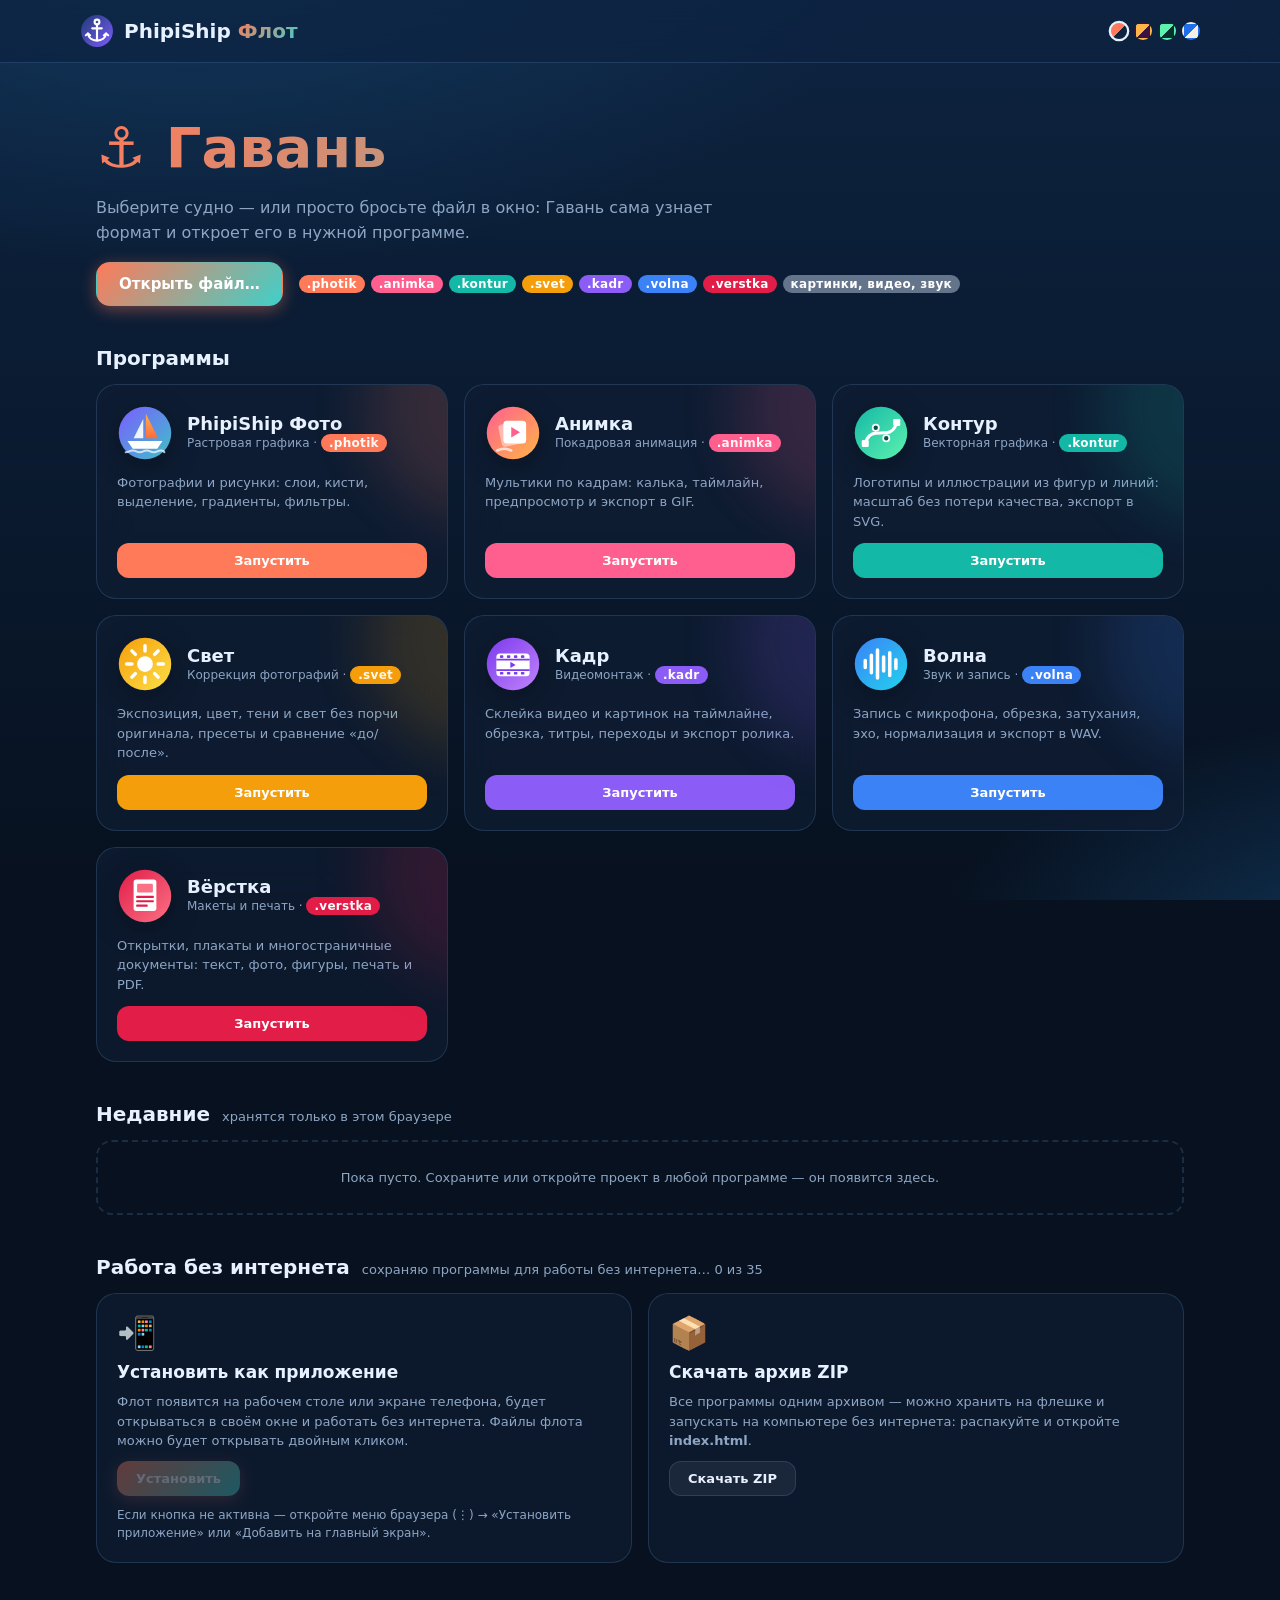
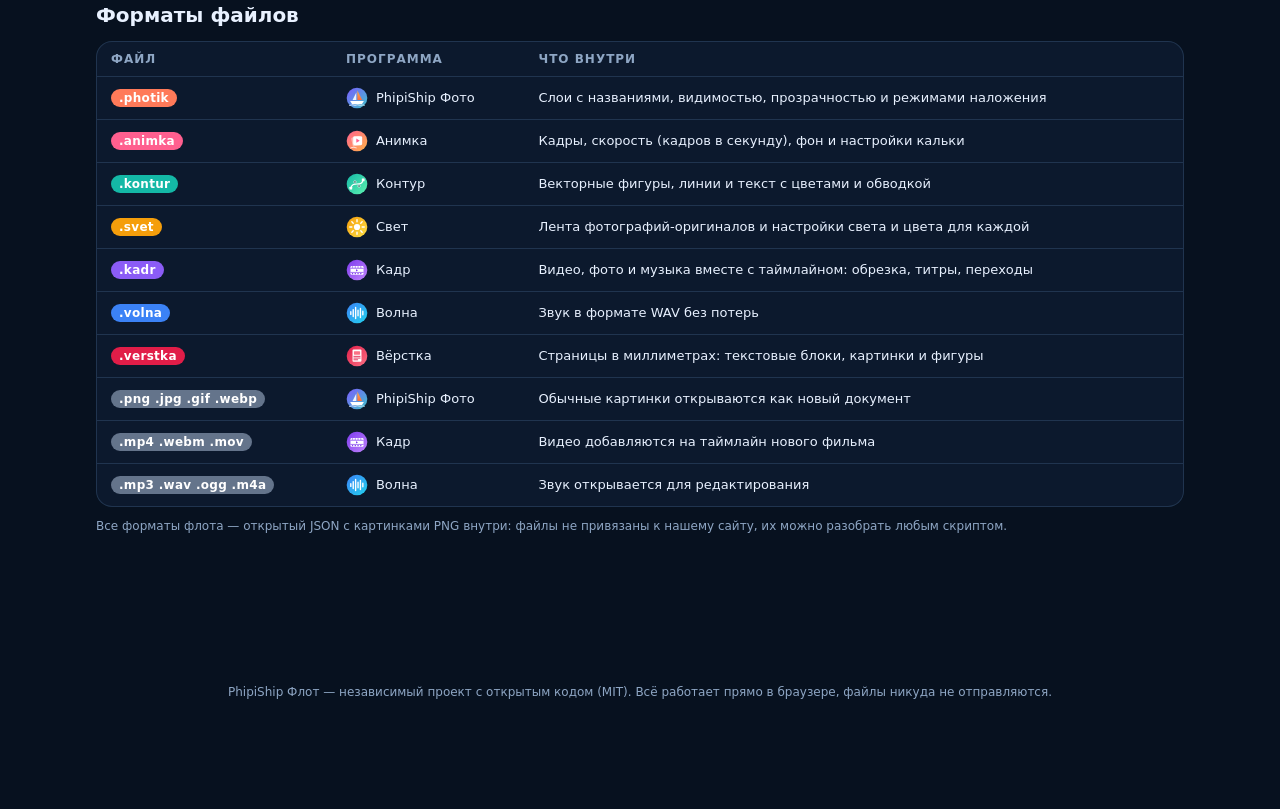
<file: index.html>
<!doctype html>
<html lang="ru">
<head>
  <meta charset="utf-8">
  <meta name="viewport" content="width=device-width, initial-scale=1">
  <meta name="theme-color" content="#0d2340">
  <link rel="apple-touch-icon" href="icon-192.png">
  <title>PhipiShip Флот — Гавань</title>
  <meta name="description" content="Бесплатный набор творческих программ в браузере: фото, анимация, вектор, видео, звук и вёрстка. Работает без интернета.">
  <link rel="icon" href="icon-fleet.svg" type="image/svg+xml">
  <link rel="manifest" href="manifest.webmanifest">
  <link rel="stylesheet" href="style.css">
  <link rel="stylesheet" href="hub.css">
  <script src="suite.js"></script>
</head>
<body class="hub">
  <header class="hub-top">
    <a class="hub-brand" href="index.html">
      <img src="icon-fleet.svg" alt="" width="34" height="34">
      <span>PhipiShip <b>Флот</b></span>
    </a>
    <div class="themes" title="Тема оформления">
      <button data-theme-pick="ocean" title="Ночное море"></button>
      <button data-theme-pick="sunset" title="Закат"></button>
      <button data-theme-pick="lagoon" title="Лагуна"></button>
      <button data-theme-pick="sail" title="Парус (светлая)"></button>
    </div>
  </header>

  <main class="hub-main">
    <section class="hero">
      <h1>⚓ Гавань</h1>
      <p>Выберите судно — или просто бросьте файл в окно: Гавань сама узнает формат и откроет его в нужной программе.</p>
      <div class="hero-actions">
        <button class="primary big" id="openAny">Открыть файл…</button>
        <span class="formats-line" id="formatsLine"></span>
      </div>
    </section>

    <section>
      <h2>Программы</h2>
      <div class="apps" id="apps"></div>
    </section>

    <section>
      <div class="section-head">
        <h2>Недавние</h2>
        <span class="muted">хранятся только в этом браузере</span>
      </div>
      <div class="recent" id="recent"></div>
    </section>

    <section id="offline">
      <div class="section-head">
        <h2>Работа без интернета</h2>
        <span class="muted" id="offlineStatus">проверяю…</span>
      </div>
      <div class="offline-grid">
        <article class="offline-card">
          <div class="oc-icon">📲</div>
          <h3>Установить как приложение</h3>
          <p>Флот появится на рабочем столе или экране телефона, будет открываться в своём окне и работать без интернета.
            Файлы флота можно будет открывать двойным кликом.</p>
          <button class="primary" id="installBtn">Установить</button>
          <p class="muted small" id="installHint"></p>
        </article>
        <article class="offline-card">
          <div class="oc-icon">📦</div>
          <h3>Скачать архив ZIP</h3>
          <p>Все программы одним архивом — можно хранить на флешке и запускать на компьютере без интернета:
            распакуйте и откройте <b>index.html</b>.</p>
          <button id="zipBtn">Скачать ZIP</button>
          <p class="muted small" id="zipInfo"></p>
        </article>
      </div>
    </section>

    <section>
      <h2>Форматы файлов</h2>
      <div class="table-wrap">
        <table class="formats">
          <thead><tr><th>Файл</th><th>Программа</th><th>Что внутри</th></tr></thead>
          <tbody id="formats"></tbody>
        </table>
      </div>
      <p class="muted small">Все форматы флота — открытый JSON с картинками PNG внутри: файлы не привязаны к нашему сайту, их можно разобрать любым скриптом.</p>
    </section>
  </main>

  <footer class="hub-foot">
    PhipiShip Флот — независимый проект с открытым кодом (MIT). Всё работает прямо в браузере, файлы никуда не отправляются.
  </footer>

  <svg class="hub-waves" viewBox="0 0 1200 80" preserveAspectRatio="none" aria-hidden="true">
    <path class="wave w1" d="M0 40 Q 75 20 150 40 T 300 40 T 450 40 T 600 40 T 750 40 T 900 40 T 1050 40 T 1200 40 T 1350 40 T 1500 40 T 1650 40 T 1800 40 T 1950 40 T 2100 40 T 2250 40 T 2400 40 V80 H0Z"/>
    <path class="wave w2" d="M0 50 Q 100 32 200 50 T 400 50 T 600 50 T 800 50 T 1000 50 T 1200 50 T 1400 50 T 1600 50 T 1800 50 T 2000 50 T 2200 50 T 2400 50 V80 H0Z"/>
  </svg>

  <div class="drop-veil" id="dropVeil"><div>Отпустите — откроем в нужной программе</div></div>
  <div class="toast" id="toast"></div>
  <input type="file" id="fileAny" hidden>

  <script src="files.js"></script>
  <script src="hub.js"></script>
</body>
</html>
</file>
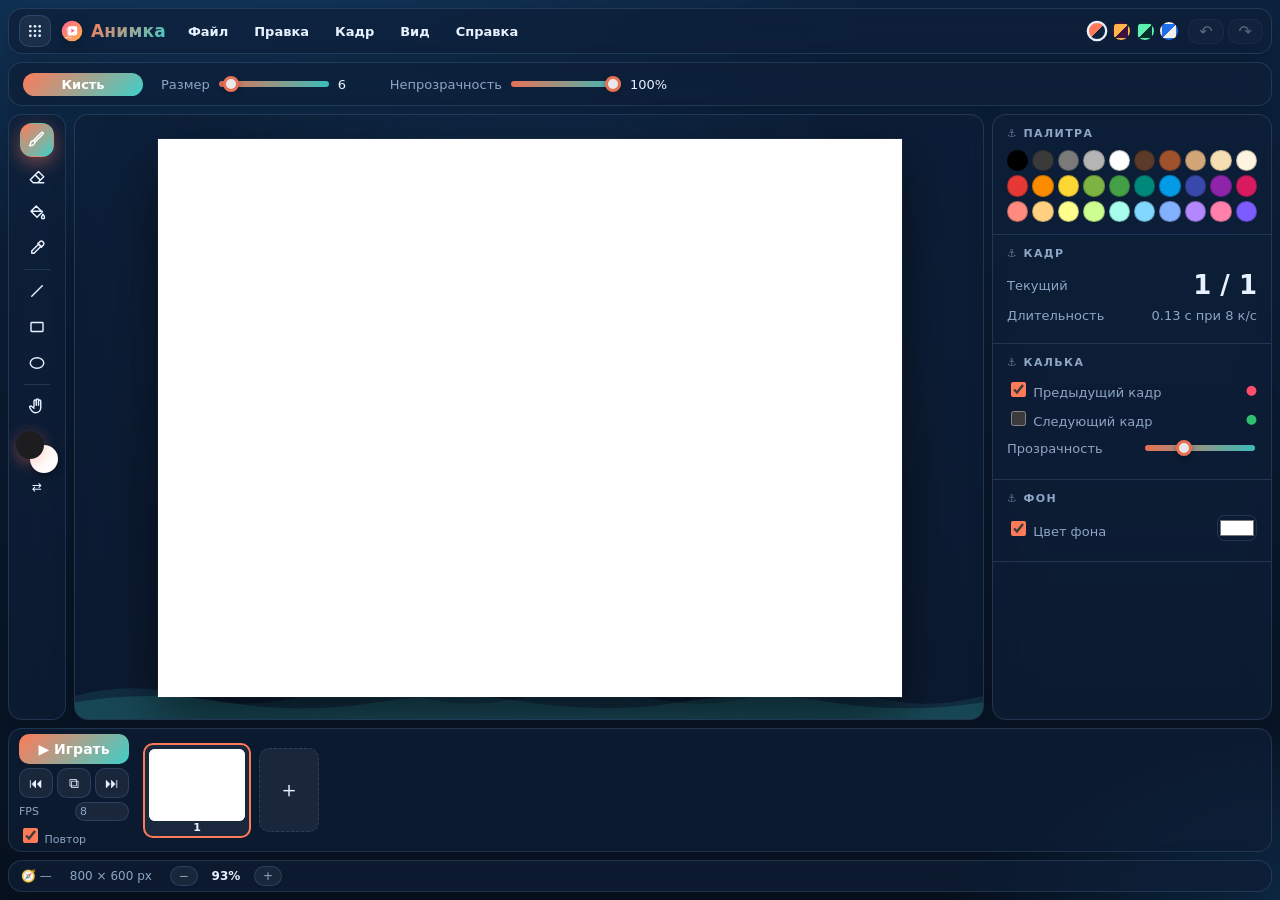
<file: animka.html>
<!doctype html>
<html lang="ru">
<head>
  <meta charset="utf-8">
  <meta name="viewport" content="width=device-width, initial-scale=1">
  <meta name="theme-color" content="#0d2340">
  <link rel="apple-touch-icon" href="icon-192.png">
  <title>Анимка — PhipiShip Флот</title>
  <link rel="icon" href="icon-animka.svg" type="image/svg+xml">
  <link rel="manifest" href="manifest.webmanifest">
  <link rel="stylesheet" href="style.css">
  <script src="suite.js"></script>
</head>
<body class="animka">
  <header class="menubar">
    <div class="brand">
      <img src="icon-animka.svg" alt="" width="22" height="22">
      <span>Анимка</span>
    </div>

    <nav class="menus">
      <div class="menu">
        <button class="menu-title">Файл</button>
        <div class="dropdown">
          <button data-action="new">Новая анимация…</button>
          <button data-action="open">Открыть… <kbd>Ctrl+O</kbd></button>
          <button data-action="importFrame">Картинка в новый кадр…</button>
          <hr>
          <button data-action="save">Сохранить .animka <kbd>Ctrl+S</kbd></button>
          <hr>
          <button data-action="exportGif">Экспорт GIF…</button>
          <button data-action="exportSheet">Экспорт спрайт-листа PNG</button>
          <button data-action="exportFrame">Экспорт текущего кадра PNG</button>
          <button data-action="toPhoto">Открыть кадры в PhipiShip Фото</button>
          <hr>
          <button data-action="harbor">⚓ Гавань — все программы</button>
        </div>
      </div>
      <div class="menu">
        <button class="menu-title">Правка</button>
        <div class="dropdown">
          <button data-action="undo">Отменить <kbd>Ctrl+Z</kbd></button>
          <button data-action="redo">Повторить <kbd>Ctrl+Shift+Z</kbd></button>
          <hr>
          <button data-action="clearFrame">Очистить кадр <kbd>Del</kbd></button>
        </div>
      </div>
      <div class="menu">
        <button class="menu-title">Кадр</button>
        <div class="dropdown">
          <button data-action="addFrame">Новый кадр <kbd>N</kbd></button>
          <button data-action="dupFrame">Дублировать кадр <kbd>Ctrl+J</kbd></button>
          <button data-action="delFrame">Удалить кадр</button>
          <hr>
          <button data-action="moveLeft">Сдвинуть влево</button>
          <button data-action="moveRight">Сдвинуть вправо</button>
          <hr>
          <button data-action="prev">Предыдущий кадр <kbd>,</kbd></button>
          <button data-action="next">Следующий кадр <kbd>.</kbd></button>
          <button data-action="play">Играть / стоп <kbd>Enter</kbd></button>
        </div>
      </div>
      <div class="menu">
        <button class="menu-title">Вид</button>
        <div class="dropdown">
          <button data-action="toggleOnion">Калька вкл/выкл <kbd>K</kbd></button>
          <hr>
          <button data-action="zoomIn">Приблизить <kbd>Ctrl++</kbd></button>
          <button data-action="zoomOut">Отдалить <kbd>Ctrl+−</kbd></button>
          <button data-action="fit">По размеру окна <kbd>Ctrl+0</kbd></button>
        </div>
      </div>
      <div class="menu">
        <button class="menu-title">Справка</button>
        <div class="dropdown">
          <button data-action="shortcuts">Горячие клавиши</button>
          <button data-action="about">Об Анимке</button>
        </div>
      </div>
    </nav>

    <div class="themes" title="Тема оформления">
      <button data-theme-pick="ocean" title="Ночное море"></button>
      <button data-theme-pick="sunset" title="Закат"></button>
      <button data-theme-pick="lagoon" title="Лагуна"></button>
      <button data-theme-pick="sail" title="Парус (светлая)"></button>
    </div>
    <div class="history-btns">
      <button id="panelToggle" class="panel-toggle" title="Панель">☰</button>
      <button id="undoBtn" data-action="undo" title="Отменить (Ctrl+Z)">↶</button>
      <button id="redoBtn" data-action="redo" title="Повторить (Ctrl+Shift+Z)">↷</button>
    </div>
  </header>

  <div class="optionsbar">
    <span class="opt-tool" id="optToolName">Кисть</span>
    <label data-for="brush eraser line rect ellipse">Размер
      <input type="range" id="size" min="1" max="120" value="6">
      <output id="sizeOut">6</output>
    </label>
    <label data-for="brush eraser line rect ellipse fill">Непрозрачность
      <input type="range" id="opacity" min="1" max="100" value="100">
      <output id="opacityOut">100%</output>
    </label>
    <label data-for="fill">Допуск
      <input type="range" id="tolerance" min="0" max="255" value="32">
      <output id="toleranceOut">32</output>
    </label>
    <label data-for="rect ellipse"><input type="checkbox" id="shapeFill"> Заливка</label>
    <span data-for="picker hand" class="hint" id="toolHint"></span>
  </div>

  <main class="workspace">
    <aside class="toolbar">
      <button data-tool="brush" title="Кисть (B)"><svg viewBox="0 0 24 24"><path d="M9.5 14.5 20 4a1.4 1.4 0 0 0-2-2L7.5 12.5"/><path d="M7 13c-2 0-3.5 1.5-3.5 3.5 0 1.5-1 2.5-1.5 3 3 .5 7-.5 7-4.5a2 2 0 0 0-2-2z"/></svg></button>
      <button data-tool="eraser" title="Ластик (E)"><svg viewBox="0 0 24 24"><path d="m7 21-4-4L14 6l7 7-8 8H7zM9.5 10.5l7 7M13 21h8"/></svg></button>
      <button data-tool="fill" title="Заливка (G)"><svg viewBox="0 0 24 24"><path d="m4 11 7-7 8 8-7 7zM4 11h15M20 15s2 2.7 2 4a2 2 0 0 1-4 0c0-1.3 2-4 2-4z"/></svg></button>
      <button data-tool="picker" title="Пипетка (I)"><svg viewBox="0 0 24 24"><path d="M14 7 5 16v3h3l9-9M13 6l5 5M16 3.5a2.5 2.5 0 0 1 3.5 0l1 1a2.5 2.5 0 0 1 0 3.5L18 10.5 13.5 6z"/></svg></button>
      <span class="sep"></span>
      <button data-tool="line" title="Линия (L)"><svg viewBox="0 0 24 24"><path d="M5 19 19 5"/></svg></button>
      <button data-tool="rect" title="Прямоугольник (U)"><svg viewBox="0 0 24 24"><rect x="4" y="6" width="16" height="12" rx="1"/></svg></button>
      <button data-tool="ellipse" title="Эллипс (O)"><svg viewBox="0 0 24 24"><ellipse cx="12" cy="12" rx="9" ry="7"/></svg></button>
      <span class="sep"></span>
      <button data-tool="hand" title="Рука (H, или зажать Пробел)"><svg viewBox="0 0 24 24"><path d="M8 13V5.5a1.5 1.5 0 0 1 3 0V11M11 11V4a1.5 1.5 0 0 1 3 0v7M14 11V5.5a1.5 1.5 0 0 1 3 0V14c0 4-3 7-7 7-3 0-4.5-1.5-6-4l-1.6-2.8a1.5 1.5 0 0 1 2.6-1.5L8 15"/></svg></button>

      <div class="colors">
        <div class="swatches">
          <button id="secondarySwatch" class="swatch secondary" title="Фоновый цвет"></button>
          <button id="primarySwatch" class="swatch primary" title="Основной цвет"></button>
        </div>
        <div class="color-tools">
          <button id="swapColors" title="Поменять местами (X)">⇄</button>
        </div>
        <input type="color" id="primaryInput" value="#1d1d1f" hidden>
        <input type="color" id="secondaryInput" value="#ffffff" hidden>
      </div>
    </aside>

    <section class="viewport" id="viewport">
      <div class="stage" id="stage">
        <canvas id="view"></canvas>
      </div>
      <svg class="waves" viewBox="0 0 1200 60" preserveAspectRatio="none" aria-hidden="true">
        <path class="wave w1" d="M0 30 Q 75 10 150 30 T 300 30 T 450 30 T 600 30 T 750 30 T 900 30 T 1050 30 T 1200 30 T 1350 30 T 1500 30 T 1650 30 T 1800 30 T 1950 30 T 2100 30 T 2250 30 T 2400 30 V60 H0Z"/>
        <path class="wave w2" d="M0 38 Q 100 22 200 38 T 400 38 T 600 38 T 800 38 T 1000 38 T 1200 38 T 1400 38 T 1600 38 T 1800 38 T 2000 38 T 2200 38 T 2400 38 V60 H0Z"/>
      </svg>
      <div class="drop-hint">Отпустите: картинка станет новым кадром, а файл флота откроется</div>
    </section>

    <aside class="panel">
      <section class="panel-block">
        <h3>Палитра</h3>
        <div class="palette" id="palette"></div>
      </section>
      <section class="panel-block">
        <h3>Кадр</h3>
        <div class="row"><span>Текущий</span><span class="big-info" id="frameInfo">1 / 1</span></div>
        <div class="row"><span>Длительность</span><span id="durationInfo">—</span></div>
      </section>
      <section class="panel-block">
        <h3>Калька</h3>
        <div class="row"><label><input type="checkbox" id="onionPrev" checked> Предыдущий кадр</label><span style="color:#ff4d6d">●</span></div>
        <div class="row"><label><input type="checkbox" id="onionNext"> Следующий кадр</label><span style="color:#2fbf71">●</span></div>
        <div class="row"><span>Прозрачность</span><input type="range" id="onionAlpha" min="10" max="70" value="30"></div>
      </section>
      <section class="panel-block">
        <h3>Фон</h3>
        <div class="row">
          <label><input type="checkbox" id="bgOn" checked> Цвет фона</label>
          <input type="color" id="bgColor" value="#ffffff">
        </div>
      </section>
    </aside>
  </main>

  <section class="timeline">
    <div class="tl-controls">
      <button class="play" id="playBtn" data-action="play" title="Играть / стоп (Enter)">▶ Играть</button>
      <button data-action="prev" title="Предыдущий (,)">⏮</button>
      <button data-action="dupFrame" title="Дублировать (Ctrl+J)">⧉</button>
      <button data-action="next" title="Следующий (.)">⏭</button>
      <label>FPS <input type="number" id="fps" min="1" max="60" value="8"></label>
      <label><span><input type="checkbox" id="loop" checked> Повтор</span></label>
    </div>
    <div class="frames" id="frames"></div>
  </section>

  <footer class="statusbar">
    <span id="statusCoords">—</span>
    <span id="statusSize"></span>
    <span class="zoom-ctl">
      <button data-action="zoomOut" title="Отдалить">−</button>
      <span id="zoomLabel">100%</span>
      <button data-action="zoomIn" title="Приблизить">+</button>
    </span>
    <span id="statusMsg" class="msg"></span>
  </footer>

  <div class="modal" id="modal" hidden>
    <form class="modal-box" id="modalForm">
      <h2 id="modalTitle"></h2>
      <div id="modalBody" class="modal-body"></div>
      <div class="modal-buttons">
        <button type="button" id="modalCancel">Отмена</button>
        <button type="submit" id="modalOk" class="primary">OK</button>
      </div>
    </form>
  </div>

  <input type="file" id="fileOpen" hidden>
  <input type="file" id="fileImport" accept="image/*" hidden>

  <script src="ui.js"></script>
  <script src="animka.js"></script>
</body>
</html>
</file>
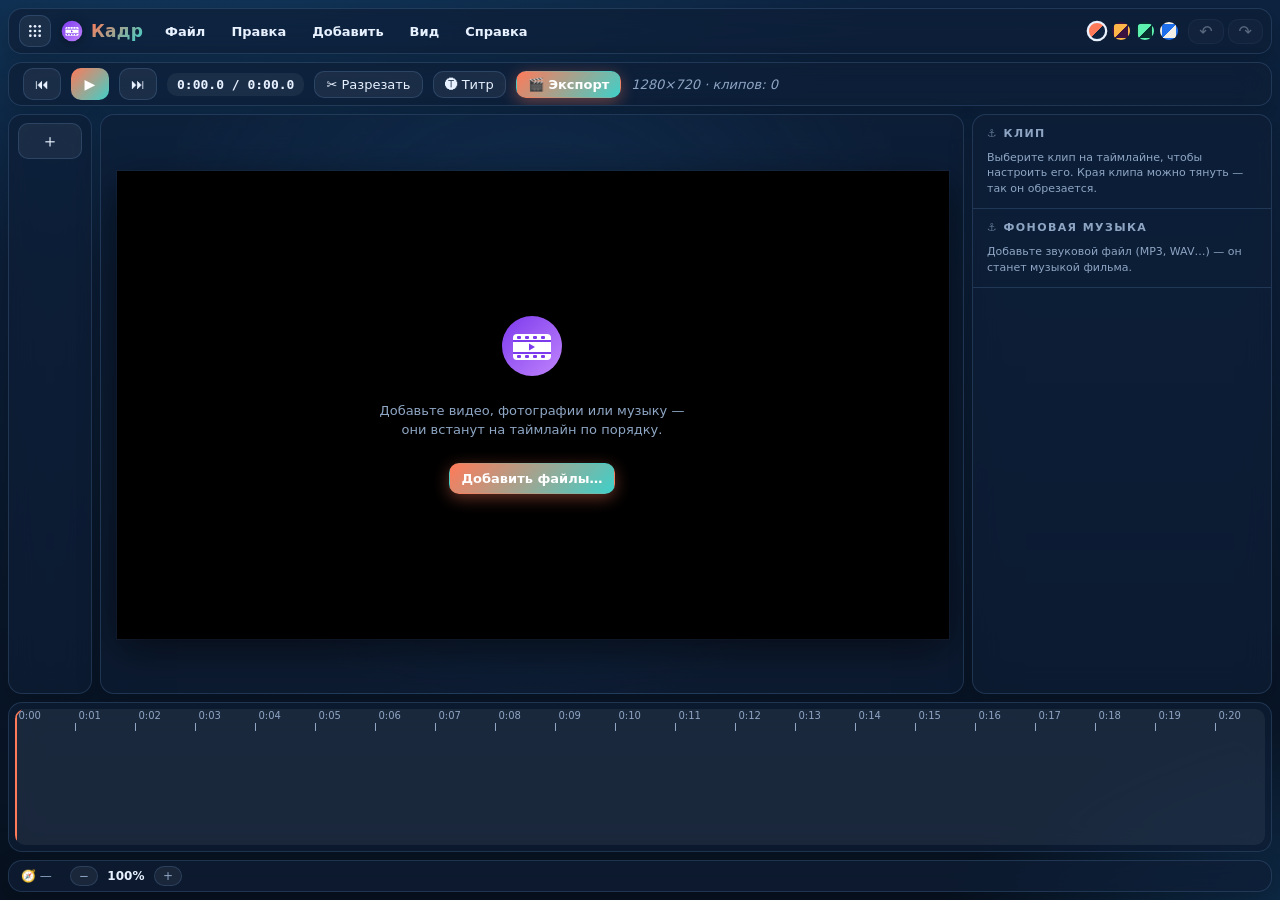
<file: kadr.html>
<!doctype html>
<html lang="ru">
<head>
  <meta charset="utf-8">
  <meta name="viewport" content="width=device-width, initial-scale=1">
  <meta name="theme-color" content="#0d2340">
  <link rel="apple-touch-icon" href="icon-192.png">
  <title>Кадр — PhipiShip Флот</title>
  <link rel="icon" href="icon-kadr.svg" type="image/svg+xml">
  <link rel="manifest" href="manifest.webmanifest">
  <link rel="stylesheet" href="style.css">
  <script src="suite.js"></script>
</head>
<body class="animka kadr">
  <header class="menubar">
    <div class="brand">
      <img src="icon-kadr.svg" alt="" width="22" height="22">
      <span>Кадр</span>
    </div>
    <nav class="menus">
      <div class="menu">
        <button class="menu-title">Файл</button>
        <div class="dropdown">
          <button data-action="new">Новый проект…</button>
          <button data-action="open">Открыть .kadr или видео… <kbd>Ctrl+O</kbd></button>
          <button data-action="importMedia">Добавить видео, фото, музыку… <kbd>Ctrl+I</kbd></button>
          <hr>
          <button data-action="save">Сохранить .kadr <kbd>Ctrl+S</kbd></button>
          <button data-action="exportVideo">Экспорт видео… <kbd>Ctrl+E</kbd></button>
          <button data-action="exportFrame">Экспорт кадра PNG</button>
          <hr>
          <button data-action="harbor">⚓ Гавань — все программы</button>
        </div>
      </div>
      <div class="menu">
        <button class="menu-title">Правка</button>
        <div class="dropdown">
          <button data-action="undo">Отменить <kbd>Ctrl+Z</kbd></button>
          <button data-action="redo">Повторить <kbd>Ctrl+Shift+Z</kbd></button>
          <hr>
          <button data-action="split">Разрезать в позиции курсора <kbd>S</kbd></button>
          <button data-action="duplicate">Дублировать клип <kbd>Ctrl+D</kbd></button>
          <button data-action="remove">Удалить клип <kbd>Del</kbd></button>
          <hr>
          <button data-action="moveLeft">Сдвинуть клип влево</button>
          <button data-action="moveRight">Сдвинуть клип вправо</button>
        </div>
      </div>
      <div class="menu">
        <button class="menu-title">Добавить</button>
        <div class="dropdown">
          <button data-action="addTitle">Титр (текст на фоне) <kbd>T</kbd></button>
          <button data-action="importMedia">Видео, фото, музыка…</button>
          <button data-action="removeMusic">Убрать фоновую музыку</button>
        </div>
      </div>
      <div class="menu">
        <button class="menu-title">Вид</button>
        <div class="dropdown">
          <button data-action="tlZoomIn">Таймлайн крупнее <kbd>+</kbd></button>
          <button data-action="tlZoomOut">Таймлайн мельче <kbd>−</kbd></button>
          <button data-action="tlFit">Весь фильм на таймлайне</button>
        </div>
      </div>
      <div class="menu">
        <button class="menu-title">Справка</button>
        <div class="dropdown">
          <button data-action="shortcuts">Горячие клавиши</button>
          <button data-action="about">О Кадре</button>
        </div>
      </div>
    </nav>
    <div class="themes" title="Тема оформления">
      <button data-theme-pick="ocean" title="Ночное море"></button>
      <button data-theme-pick="sunset" title="Закат"></button>
      <button data-theme-pick="lagoon" title="Лагуна"></button>
      <button data-theme-pick="sail" title="Парус (светлая)"></button>
    </div>
    <div class="history-btns">
      <button id="panelToggle" class="panel-toggle" title="Панель">☰</button>
      <button id="undoBtn" data-action="undo" title="Отменить (Ctrl+Z)">↶</button>
      <button id="redoBtn" data-action="redo" title="Повторить (Ctrl+Shift+Z)">↷</button>
    </div>
  </header>

  <div class="optionsbar transport">
    <button class="tbtn" data-action="toStart" title="В начало (Home)">⏮</button>
    <button class="tbtn play" id="playBtn" data-action="play" title="Играть / пауза (Пробел)">▶</button>
    <button class="tbtn" data-action="toEnd" title="В конец (End)">⏭</button>
    <span class="clock" id="clock">0:00.0 / 0:00.0</span>
    <button data-action="split" title="Разрезать клип (S)">✂ Разрезать</button>
    <button data-action="addTitle" title="Титр (T)">🅣 Титр</button>
    <button class="primary" data-action="exportVideo" title="Экспорт видео (Ctrl+E)">🎬 Экспорт</button>
    <span class="hint" id="formatInfo"></span>
  </div>

  <main class="workspace">
    <aside class="toolbar media-bar">
      <button data-action="importMedia" title="Добавить медиа (Ctrl+I)">＋</button>
      <div class="bin" id="bin"></div>
    </aside>

    <section class="viewport" id="viewport">
      <div class="stage" id="stage">
        <canvas id="view"></canvas>
      </div>
      <div class="wave-empty" id="empty">
        <img src="icon-kadr.svg" alt="" width="64" height="64">
        <p>Добавьте видео, фотографии или музыку —<br>они встанут на таймлайн по порядку.</p>
        <button class="primary" data-action="importMedia">Добавить файлы…</button>
      </div>
      <div class="drop-hint">Отпустите — файлы добавятся в фильм</div>
    </section>

    <aside class="panel">
      <section class="panel-block">
        <h3 id="clipTitle">Клип</h3>
        <div class="props" id="clipProps"><p class="hint-small">Выберите клип на таймлайне, чтобы настроить его.</p></div>
      </section>
      <section class="panel-block">
        <h3>Фоновая музыка</h3>
        <div id="musicBox" class="props"><p class="hint-small">Добавьте звуковой файл — он станет музыкой фильма.</p></div>
      </section>
    </aside>
  </main>

  <section class="timeline kadr-timeline">
    <div class="tl-scroll" id="tlScroll">
      <div class="tl-inner" id="tlInner">
        <canvas id="ruler" height="22"></canvas>
        <div class="track" id="track"></div>
        <div class="music-track" id="musicTrack"></div>
        <div class="playhead" id="playhead"></div>
      </div>
    </div>
  </section>

  <footer class="statusbar">
    <span id="statusCoords">—</span>
    <span class="zoom-ctl">
      <button data-action="tlZoomOut" title="Таймлайн мельче">−</button>
      <span id="zoomLabel">100%</span>
      <button data-action="tlZoomIn" title="Таймлайн крупнее">+</button>
    </span>
    <span id="statusMsg" class="msg"></span>
  </footer>

  <div class="modal" id="modal" hidden>
    <form class="modal-box" id="modalForm">
      <h2 id="modalTitle"></h2>
      <div id="modalBody" class="modal-body"></div>
      <div class="modal-buttons">
        <button type="button" id="modalCancel">Отмена</button>
        <button type="submit" id="modalOk" class="primary">OK</button>
      </div>
    </form>
  </div>

  <input type="file" id="fileOpen" hidden>
  <input type="file" id="fileMedia" accept="video/*,image/*,audio/*" multiple hidden>

  <script src="ui.js"></script>
  <script src="kadr.js"></script>
</body>
</html>
</file>
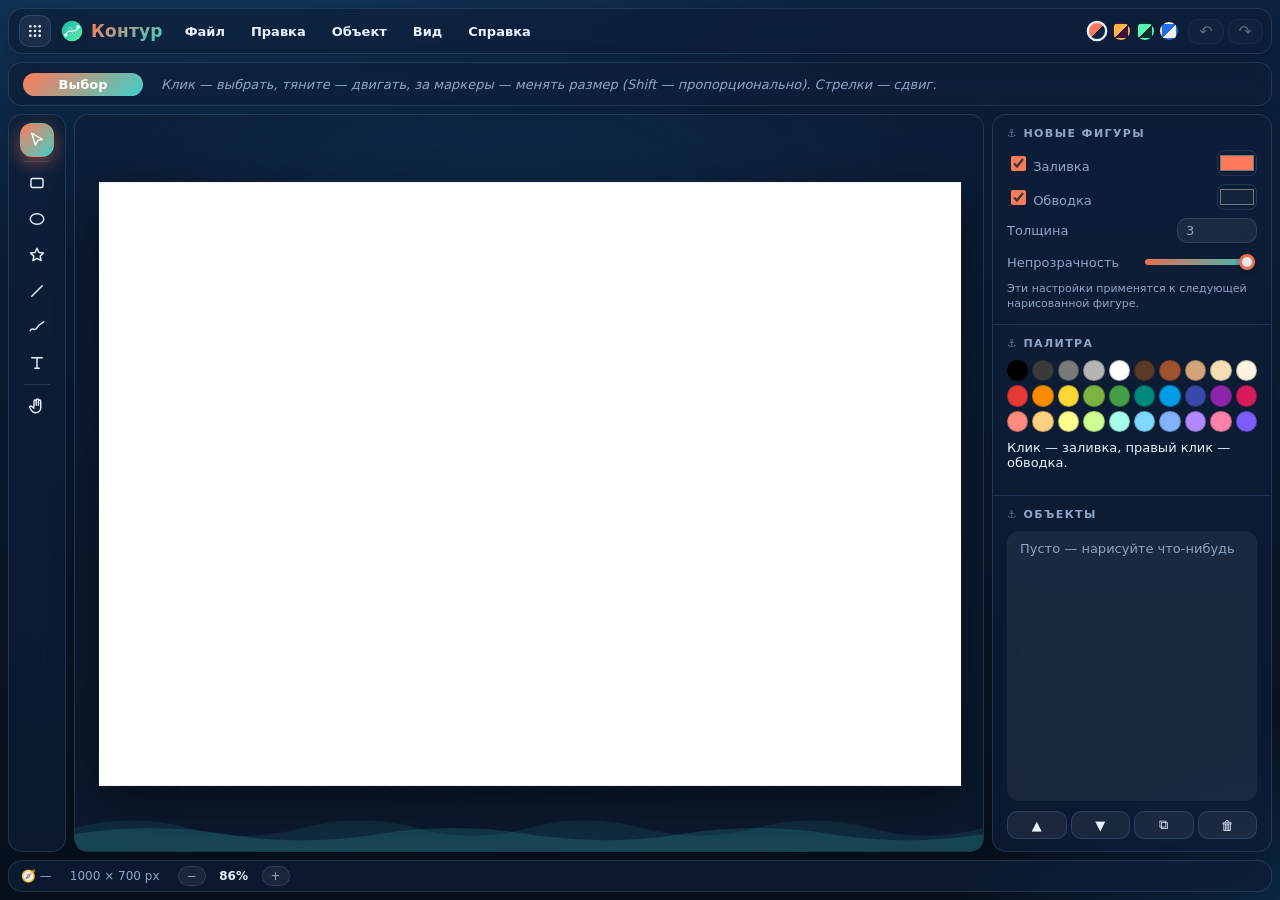
<file: kontur.html>
<!doctype html>
<html lang="ru">
<head>
  <meta charset="utf-8">
  <meta name="viewport" content="width=device-width, initial-scale=1">
  <meta name="theme-color" content="#0d2340">
  <link rel="apple-touch-icon" href="icon-192.png">
  <title>Контур — PhipiShip Флот</title>
  <link rel="icon" href="icon-kontur.svg" type="image/svg+xml">
  <link rel="manifest" href="manifest.webmanifest">
  <link rel="stylesheet" href="style.css">
  <script src="suite.js"></script>
</head>
<body>
  <header class="menubar">
    <div class="brand">
      <img src="icon-kontur.svg" alt="" width="22" height="22">
      <span>Контур</span>
    </div>

    <nav class="menus">
      <div class="menu">
        <button class="menu-title">Файл</button>
        <div class="dropdown">
          <button data-action="new">Новый документ…</button>
          <button data-action="open">Открыть… <kbd>Ctrl+O</kbd></button>
          <button data-action="placeImage">Поместить картинку…</button>
          <hr>
          <button data-action="save">Сохранить .kontur <kbd>Ctrl+S</kbd></button>
          <hr>
          <button data-action="exportSvg">Экспорт SVG</button>
          <button data-action="exportPng">Экспорт PNG…</button>
          <button data-action="toPhoto">Открыть в PhipiShip Фото</button>
          <hr>
          <button data-action="harbor">⚓ Гавань — все программы</button>
        </div>
      </div>
      <div class="menu">
        <button class="menu-title">Правка</button>
        <div class="dropdown">
          <button data-action="undo">Отменить <kbd>Ctrl+Z</kbd></button>
          <button data-action="redo">Повторить <kbd>Ctrl+Shift+Z</kbd></button>
          <hr>
          <button data-action="duplicate">Дублировать <kbd>Ctrl+D</kbd></button>
          <button data-action="remove">Удалить <kbd>Del</kbd></button>
          <button data-action="deselect">Снять выделение <kbd>Esc</kbd></button>
        </div>
      </div>
      <div class="menu">
        <button class="menu-title">Объект</button>
        <div class="dropdown">
          <button data-action="toFront">На передний план <kbd>Shift+]</kbd></button>
          <button data-action="forward">Вперёд <kbd>]</kbd></button>
          <button data-action="backward">Назад <kbd>[</kbd></button>
          <button data-action="toBack">На задний план <kbd>Shift+[</kbd></button>
          <hr>
          <button data-action="flipH">Отразить по горизонтали</button>
          <button data-action="flipV">Отразить по вертикали</button>
        </div>
      </div>
      <div class="menu">
        <button class="menu-title">Вид</button>
        <div class="dropdown">
          <button data-action="zoomIn">Приблизить <kbd>Ctrl++</kbd></button>
          <button data-action="zoomOut">Отдалить <kbd>Ctrl+−</kbd></button>
          <button data-action="fit">По размеру окна <kbd>Ctrl+0</kbd></button>
        </div>
      </div>
      <div class="menu">
        <button class="menu-title">Справка</button>
        <div class="dropdown">
          <button data-action="shortcuts">Горячие клавиши</button>
          <button data-action="about">О Контуре</button>
        </div>
      </div>
    </nav>

    <div class="themes" title="Тема оформления">
      <button data-theme-pick="ocean" title="Ночное море"></button>
      <button data-theme-pick="sunset" title="Закат"></button>
      <button data-theme-pick="lagoon" title="Лагуна"></button>
      <button data-theme-pick="sail" title="Парус (светлая)"></button>
    </div>
    <div class="history-btns">
      <button id="panelToggle" class="panel-toggle" title="Панель">☰</button>
      <button id="undoBtn" data-action="undo" title="Отменить (Ctrl+Z)">↶</button>
      <button id="redoBtn" data-action="redo" title="Повторить (Ctrl+Shift+Z)">↷</button>
    </div>
  </header>

  <div class="optionsbar">
    <span class="opt-tool" id="optToolName">Выбор</span>
    <span class="hint" id="toolHint"></span>
  </div>

  <main class="workspace">
    <aside class="toolbar">
      <button data-tool="select" title="Выбор и перемещение (V)"><svg viewBox="0 0 24 24"><path d="M5 3l14 8-6 1.5L10 19z"/></svg></button>
      <span class="sep"></span>
      <button data-tool="rect" title="Прямоугольник (R)"><svg viewBox="0 0 24 24"><rect x="4" y="6" width="16" height="12" rx="2"/></svg></button>
      <button data-tool="ellipse" title="Эллипс (O)"><svg viewBox="0 0 24 24"><ellipse cx="12" cy="12" rx="9" ry="7"/></svg></button>
      <button data-tool="star" title="Звезда (S)"><svg viewBox="0 0 24 24"><path d="m12 3 2.6 5.6 6.1.7-4.5 4.2 1.2 6L12 16.6 6.6 19.5l1.2-6-4.5-4.2 6.1-.7z"/></svg></button>
      <button data-tool="line" title="Линия (L)"><svg viewBox="0 0 24 24"><path d="M5 19 19 5"/></svg></button>
      <button data-tool="pen" title="Карандаш (P)"><svg viewBox="0 0 24 24"><path d="M3 17c3-6 6 2 9-4s5-4 9-8"/></svg></button>
      <button data-tool="text" title="Текст (T)"><svg viewBox="0 0 24 24"><path d="M5 5h14M12 5v14M9 19h6"/></svg></button>
      <span class="sep"></span>
      <button data-tool="hand" title="Рука (H, или зажать Пробел)"><svg viewBox="0 0 24 24"><path d="M8 13V5.5a1.5 1.5 0 0 1 3 0V11M11 11V4a1.5 1.5 0 0 1 3 0v7M14 11V5.5a1.5 1.5 0 0 1 3 0V14c0 4-3 7-7 7-3 0-4.5-1.5-6-4l-1.6-2.8a1.5 1.5 0 0 1 2.6-1.5L8 15"/></svg></button>
    </aside>

    <section class="viewport" id="viewport">
      <div class="stage" id="stage">
        <svg id="doc" xmlns="http://www.w3.org/2000/svg">
          <rect id="docBg" x="0" y="0"/>
          <g id="objs"></g>
          <g id="ui"></g>
        </svg>
      </div>
      <svg class="waves" viewBox="0 0 1200 60" preserveAspectRatio="none" aria-hidden="true">
        <path class="wave w1" d="M0 30 Q 75 10 150 30 T 300 30 T 450 30 T 600 30 T 750 30 T 900 30 T 1050 30 T 1200 30 T 1350 30 T 1500 30 T 1650 30 T 1800 30 T 1950 30 T 2100 30 T 2250 30 T 2400 30 V60 H0Z"/>
        <path class="wave w2" d="M0 38 Q 100 22 200 38 T 400 38 T 600 38 T 800 38 T 1000 38 T 1200 38 T 1400 38 T 1600 38 T 1800 38 T 2000 38 T 2200 38 T 2400 38 V60 H0Z"/>
      </svg>
      <div class="drop-hint">Отпустите: картинка будет помещена, а файл флота откроется</div>
    </section>

    <aside class="panel">
      <section class="panel-block">
        <h3 id="propsTitle">Новые фигуры</h3>
        <div class="props" id="props">
          <div class="row"><label><input type="checkbox" id="pFillOn"> Заливка</label><input type="color" id="pFill"></div>
          <div class="row"><label><input type="checkbox" id="pStrokeOn"> Обводка</label><input type="color" id="pStroke"></div>
          <div class="row"><span>Толщина</span><input type="number" id="pStrokeW" min="0" max="200" step="0.5"></div>
          <div class="row"><span>Непрозрачность</span><input type="range" id="pOpacity" min="0" max="100"></div>
          <div class="row" data-only="rect"><span>Скругление</span><input type="number" id="pRadius" min="0" max="1000"></div>
          <div class="row" data-only="star"><span>Лучей</span><input type="number" id="pPoints" min="3" max="40"></div>
          <div class="row" data-only="text"><span>Кегль</span><input type="number" id="pFontSize" min="4" max="1000"></div>
          <div class="row" data-only="text"><label><input type="checkbox" id="pBold"> Жирный</label>
            <select id="pFont">
              <option value="system-ui, sans-serif">Без засечек</option>
              <option value="Georgia, serif">С засечками</option>
              <option value="ui-monospace, monospace">Моноширинный</option>
              <option value="Impact, 'Arial Black', sans-serif">Плакатный</option>
            </select>
          </div>
          <textarea id="pText" rows="2" data-only="text" placeholder="Текст"></textarea>
          <div class="row" data-only="sel"><span>X / Y</span><span><input type="number" id="pX" style="width:64px"> <input type="number" id="pY" style="width:64px"></span></div>
          <div class="row" data-only="sel"><span>Ш / В</span><span><input type="number" id="pW" style="width:64px" min="1"> <input type="number" id="pH" style="width:64px" min="1"></span></div>
          <p class="hint-small" id="propsHint">Эти настройки применятся к следующей нарисованной фигуре.</p>
        </div>
      </section>
      <section class="panel-block">
        <h3>Палитра</h3>
        <div class="palette" id="palette"></div>
        <p class="hint-small" style="margin-top:8px">Клик — заливка, правый клик — обводка.</p>
      </section>
      <section class="panel-block layers-block">
        <h3>Объекты</h3>
        <ul class="objects" id="objects"></ul>
        <div class="layer-actions">
          <button data-action="forward" title="Вперёд">▲</button>
          <button data-action="backward" title="Назад">▼</button>
          <button data-action="duplicate" title="Дублировать">⧉</button>
          <button data-action="remove" title="Удалить">🗑</button>
        </div>
      </section>
    </aside>
  </main>

  <footer class="statusbar">
    <span id="statusCoords">—</span>
    <span id="statusSize"></span>
    <span class="zoom-ctl">
      <button data-action="zoomOut" title="Отдалить">−</button>
      <span id="zoomLabel">100%</span>
      <button data-action="zoomIn" title="Приблизить">+</button>
    </span>
    <span id="statusMsg" class="msg"></span>
  </footer>

  <div class="modal" id="modal" hidden>
    <form class="modal-box" id="modalForm">
      <h2 id="modalTitle"></h2>
      <div id="modalBody" class="modal-body"></div>
      <div class="modal-buttons">
        <button type="button" id="modalCancel">Отмена</button>
        <button type="submit" id="modalOk" class="primary">OK</button>
      </div>
    </form>
  </div>

  <input type="file" id="fileOpen" hidden>
  <input type="file" id="fileImage" accept="image/*" hidden>

  <script src="ui.js"></script>
  <script src="kontur.js"></script>
</body>
</html>
</file>
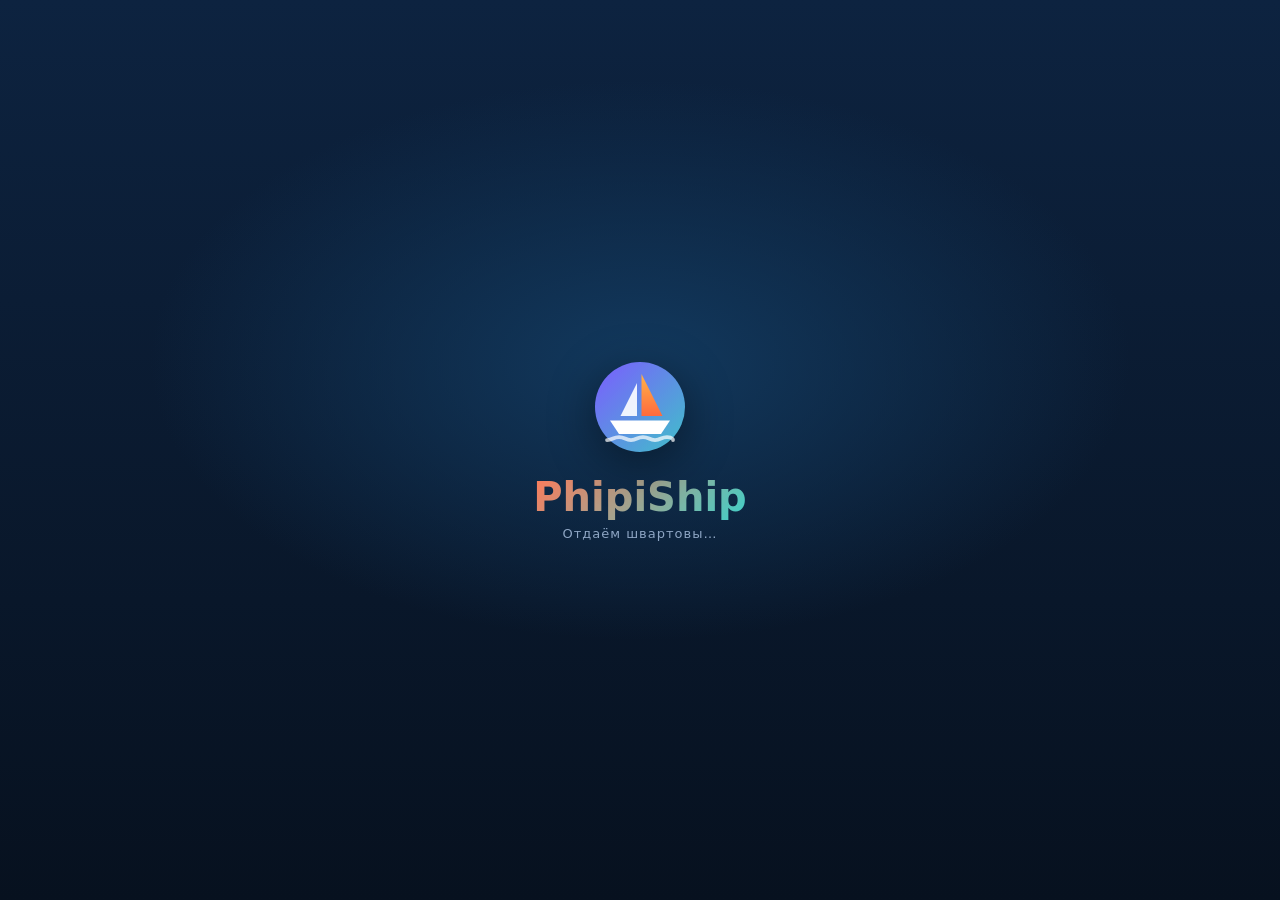
<file: photo.html>
<!doctype html>
<html lang="ru">
<head>
  <meta charset="utf-8">
  <meta name="viewport" content="width=device-width, initial-scale=1">
  <meta name="theme-color" content="#0d2340">
  <link rel="apple-touch-icon" href="icon-192.png">
  <title>PhipiShip Фото</title>
  <link rel="icon" href="logo.svg" type="image/svg+xml">
  <link rel="manifest" href="manifest.webmanifest">
  <link rel="stylesheet" href="style.css">
  <script src="suite.js"></script>
</head>
<body>
  <header class="menubar">
    <div class="brand">
      <img src="logo.svg" alt="" width="22" height="22">
      <span>PhipiShip Фото</span>
    </div>

    <nav class="menus">
      <div class="menu">
        <button class="menu-title">Файл</button>
        <div class="dropdown">
          <button data-action="new">Новый… <kbd>Ctrl+Alt+N</kbd></button>
          <button data-action="open">Открыть (картинку или .photik)… <kbd>Ctrl+O</kbd></button>
          <button data-action="place">Поместить как слой…</button>
          <hr>
          <button data-action="saveProject">Сохранить проект .photik <kbd>Ctrl+S</kbd></button>
          <hr>
          <button data-action="savePng">Экспорт PNG <kbd>Ctrl+Shift+S</kbd></button>
          <button data-action="saveJpg">Экспорт JPG…</button>
          <hr>
          <button data-action="harbor">⚓ Гавань — все программы</button>
        </div>
      </div>
      <div class="menu">
        <button class="menu-title">Правка</button>
        <div class="dropdown">
          <button data-action="undo">Отменить <kbd>Ctrl+Z</kbd></button>
          <button data-action="redo">Повторить <kbd>Ctrl+Shift+Z</kbd></button>
          <hr>
          <button data-action="clearLayer">Очистить слой <kbd>Del</kbd></button>
          <button data-action="fillLayer">Залить слой основным цветом</button>
        </div>
      </div>
      <div class="menu">
        <button class="menu-title">Изображение</button>
        <div class="dropdown">
          <button data-action="imageSize">Размер изображения…</button>
          <button data-action="canvasSize">Размер холста…</button>
          <hr>
          <button data-action="rotCW">Повернуть на 90° по часовой</button>
          <button data-action="rotCCW">Повернуть на 90° против часовой</button>
          <button data-action="flipH">Отразить холст по горизонтали</button>
          <button data-action="flipV">Отразить холст по вертикали</button>
          <hr>
          <button data-action="flatten">Свести все слои</button>
        </div>
      </div>
      <div class="menu">
        <button class="menu-title">Слой</button>
        <div class="dropdown">
          <button data-action="layerNew">Новый слой <kbd>Ctrl+Shift+N</kbd></button>
          <button data-action="layerDup">Дублировать слой <kbd>Ctrl+J</kbd></button>
          <button data-action="layerDel">Удалить слой</button>
          <button data-action="mergeDown">Объединить с нижним <kbd>Ctrl+E</kbd></button>
          <hr>
          <button data-action="layerUp">Поднять</button>
          <button data-action="layerDown">Опустить</button>
          <hr>
          <button data-action="flipLayerH">Отразить слой по горизонтали</button>
          <button data-action="flipLayerV">Отразить слой по вертикали</button>
        </div>
      </div>
      <div class="menu">
        <button class="menu-title">Выделение</button>
        <div class="dropdown">
          <button data-action="selectAll">Выделить всё <kbd>Ctrl+A</kbd></button>
          <button data-action="deselect">Снять выделение <kbd>Ctrl+D</kbd></button>
          <button data-action="invertSelection">Инвертировать выделение <kbd>Ctrl+Shift+I</kbd></button>
          <hr>
          <button data-action="copy">Копировать <kbd>Ctrl+C</kbd></button>
          <button data-action="cut">Вырезать <kbd>Ctrl+X</kbd></button>
          <button data-action="pasteInternal">Вставить как новый слой <kbd>Ctrl+V</kbd></button>
          <hr>
          <button data-action="cropToSelection">Кадрировать по выделению</button>
        </div>
      </div>
      <div class="menu">
        <button class="menu-title">Фильтры</button>
        <div class="dropdown">
          <button data-action="brightness">Яркость / Контраст…</button>
          <button data-action="hueSat">Тон / Насыщенность…</button>
          <hr>
          <button data-action="grayscale">Обесцветить</button>
          <button data-action="invert">Инвертировать <kbd>Ctrl+I</kbd></button>
          <button data-action="sepia">Сепия</button>
          <hr>
          <button data-action="blur">Размытие…</button>
          <button data-action="sharpen">Резкость…</button>
          <button data-action="noise">Шум…</button>
          <button data-action="pixelate">Пикселизация…</button>
          <button data-action="threshold">Порог…</button>
        </div>
      </div>
      <div class="menu">
        <button class="menu-title">Вид</button>
        <div class="dropdown">
          <button data-action="zoomIn">Приблизить <kbd>Ctrl++</kbd></button>
          <button data-action="zoomOut">Отдалить <kbd>Ctrl+−</kbd></button>
          <button data-action="fit">По размеру окна <kbd>Ctrl+0</kbd></button>
          <button data-action="actual">100% <kbd>Ctrl+1</kbd></button>
        </div>
      </div>
      <div class="menu">
        <button class="menu-title">Справка</button>
        <div class="dropdown">
          <button data-action="shortcuts">Горячие клавиши</button>
          <button data-action="about">О программе</button>
        </div>
      </div>
    </nav>

    <div class="themes" id="themes" title="Тема оформления">
      <button data-theme-pick="ocean" title="Ночное море"></button>
      <button data-theme-pick="sunset" title="Закат"></button>
      <button data-theme-pick="lagoon" title="Лагуна"></button>
      <button data-theme-pick="sail" title="Парус (светлая)"></button>
    </div>

    <div class="history-btns">
      <button id="panelToggle" class="panel-toggle" title="Слои и палитра">☰</button>
      <button id="undoBtn" data-action="undo" title="Отменить (Ctrl+Z)">↶</button>
      <button id="redoBtn" data-action="redo" title="Повторить (Ctrl+Shift+Z)">↷</button>
    </div>
  </header>

  <div class="optionsbar">
    <span class="opt-tool" id="optToolName">Кисть</span>
    <label data-for="brush eraser line rect ellipse">Размер
      <input type="range" id="size" min="1" max="200" value="12">
      <output id="sizeOut">12</output>
    </label>
    <label data-for="brush eraser line rect ellipse fill text gradient">Непрозрачность
      <input type="range" id="opacity" min="1" max="100" value="100">
      <output id="opacityOut">100%</output>
    </label>
    <label data-for="fill">Допуск
      <input type="range" id="tolerance" min="0" max="255" value="32">
      <output id="toleranceOut">32</output>
    </label>
    <label data-for="rect ellipse">
      <input type="checkbox" id="shapeFill"> Заливка
    </label>
    <label data-for="text">Шрифт
      <select id="font">
        <option value="system-ui, sans-serif">Без засечек</option>
        <option value="Georgia, serif">С засечками</option>
        <option value="ui-monospace, monospace">Моноширинный</option>
        <option value="Impact, 'Arial Black', sans-serif">Плакатный</option>
        <option value="'Comic Sans MS', 'Comic Neue', cursive">Рукописный</option>
      </select>
    </label>
    <label data-for="text">Кегль
      <input type="number" id="fontSize" min="4" max="999" value="48">
    </label>
    <label data-for="text">
      <input type="checkbox" id="fontBold"> Жирный
    </label>
    <label data-for="select">Форма
      <select id="selShape">
        <option value="rect">Прямоугольник</option>
        <option value="ellipse">Овал</option>
      </select>
    </label>
    <label data-for="gradient">Тип
      <select id="gradType">
        <option value="linear">Линейный</option>
        <option value="radial">Радиальный</option>
      </select>
    </label>
    <label data-for="gradient">Цвета
      <select id="gradMode">
        <option value="two">Основной → фоновый</option>
        <option value="fade">Основной → прозрачный</option>
      </select>
    </label>
    <span data-for="crop" class="crop-actions">
      <button id="cropApply" class="primary">Применить (Enter)</button>
      <button id="cropCancel">Отмена (Esc)</button>
    </span>
    <span data-for="move picker hand zoom select gradient" class="hint" id="toolHint"></span>
  </div>

  <main class="workspace">
    <aside class="toolbar" id="toolbar">
      <button data-tool="move" title="Перемещение (V)"><svg viewBox="0 0 24 24"><path d="M12 2v20M2 12h20M12 2 9 5M12 2l3 3M12 22l-3-3M12 22l3-3M2 12l3-3M2 12l3 3M22 12l-3-3M22 12l-3 3"/></svg></button>
      <button data-tool="select" title="Выделение (M)"><svg viewBox="0 0 24 24"><rect x="4" y="5" width="16" height="14" rx="1" stroke-dasharray="3 2.6"/></svg></button>
      <button data-tool="crop" title="Кадрирование (C)"><svg viewBox="0 0 24 24"><path d="M6 2v16h16M2 6h16v16"/></svg></button>
      <span class="sep"></span>
      <button data-tool="brush" title="Кисть (B)"><svg viewBox="0 0 24 24"><path d="M9.5 14.5 20 4a1.4 1.4 0 0 0-2-2L7.5 12.5"/><path d="M7 13c-2 0-3.5 1.5-3.5 3.5 0 1.5-1 2.5-1.5 3 3 .5 7-.5 7-4.5a2 2 0 0 0-2-2z"/></svg></button>
      <button data-tool="eraser" title="Ластик (E)"><svg viewBox="0 0 24 24"><path d="m7 21-4-4L14 6l7 7-8 8H7zM9.5 10.5l7 7M13 21h8"/></svg></button>
      <button data-tool="fill" title="Заливка (G)"><svg viewBox="0 0 24 24"><path d="m4 11 7-7 8 8-7 7zM4 11h15M20 15s2 2.7 2 4a2 2 0 0 1-4 0c0-1.3 2-4 2-4z"/></svg></button>
      <button data-tool="gradient" title="Градиент (R)"><svg viewBox="0 0 24 24"><rect x="3.5" y="3.5" width="17" height="17" rx="3"/><path d="M3.5 15.5 15.5 3.5M3.5 10l6.5-6.5M8.5 20.5l12-12M14 20.5l6.5-6.5" stroke-width="1.2"/></svg></button>
      <button data-tool="picker" title="Пипетка (I)"><svg viewBox="0 0 24 24"><path d="M14 7 5 16v3h3l9-9M13 6l5 5M16 3.5a2.5 2.5 0 0 1 3.5 0l1 1a2.5 2.5 0 0 1 0 3.5L18 10.5 13.5 6z"/></svg></button>
      <span class="sep"></span>
      <button data-tool="text" title="Текст (T)"><svg viewBox="0 0 24 24"><path d="M5 5h14M12 5v14M9 19h6"/></svg></button>
      <button data-tool="line" title="Линия (L)"><svg viewBox="0 0 24 24"><path d="M5 19 19 5"/></svg></button>
      <button data-tool="rect" title="Прямоугольник (U)"><svg viewBox="0 0 24 24"><rect x="4" y="6" width="16" height="12" rx="1"/></svg></button>
      <button data-tool="ellipse" title="Эллипс (O)"><svg viewBox="0 0 24 24"><ellipse cx="12" cy="12" rx="9" ry="7"/></svg></button>
      <span class="sep"></span>
      <button data-tool="hand" title="Рука (H, или зажать Пробел)"><svg viewBox="0 0 24 24"><path d="M8 13V5.5a1.5 1.5 0 0 1 3 0V11M11 11V4a1.5 1.5 0 0 1 3 0v7M14 11V5.5a1.5 1.5 0 0 1 3 0V14c0 4-3 7-7 7-3 0-4.5-1.5-6-4l-1.6-2.8a1.5 1.5 0 0 1 2.6-1.5L8 15"/></svg></button>
      <button data-tool="zoom" title="Масштаб (Z, Alt — отдалить)"><svg viewBox="0 0 24 24"><circle cx="10.5" cy="10.5" r="6.5"/><path d="m15.5 15.5 5 5M8 10.5h5M10.5 8v5"/></svg></button>

      <div class="colors">
        <div class="swatches">
          <button id="secondarySwatch" class="swatch secondary" title="Фоновый цвет"></button>
          <button id="primarySwatch" class="swatch primary" title="Основной цвет"></button>
        </div>
        <div class="color-tools">
          <button id="swapColors" title="Поменять местами (X)">⇄</button>
          <button id="resetColors" title="По умолчанию (D)">◩</button>
        </div>
        <input type="color" id="primaryInput" value="#000000" hidden>
        <input type="color" id="secondaryInput" value="#ffffff" hidden>
      </div>
    </aside>

    <section class="viewport" id="viewport">
      <div class="stage" id="stage">
        <canvas id="view"></canvas>
        <canvas id="overlay"></canvas>
      </div>
      <svg class="waves" viewBox="0 0 1200 60" preserveAspectRatio="none" aria-hidden="true">
        <path class="wave w1" d="M0 30 Q 75 10 150 30 T 300 30 T 450 30 T 600 30 T 750 30 T 900 30 T 1050 30 T 1200 30 T 1350 30 T 1500 30 T 1650 30 T 1800 30 T 1950 30 T 2100 30 T 2250 30 T 2400 30 V60 H0Z"/>
        <path class="wave w2" d="M0 38 Q 100 22 200 38 T 400 38 T 600 38 T 800 38 T 1000 38 T 1200 38 T 1400 38 T 1600 38 T 1800 38 T 2000 38 T 2200 38 T 2400 38 V60 H0Z"/>
      </svg>
      <div class="drop-hint" id="dropHint">Отпустите: картинка станет новым слоем, а проект .photik откроется</div>
    </section>

    <aside class="panel">
      <section class="panel-block">
        <h3>Палитра</h3>
        <div class="palette" id="palette"></div>
      </section>

      <section class="panel-block layers-block">
        <h3>Слои</h3>
        <div class="layer-props">
          <select id="blendMode" title="Режим наложения">
            <option value="source-over">Обычный</option>
            <option value="multiply">Умножение</option>
            <option value="screen">Экран</option>
            <option value="overlay">Перекрытие</option>
            <option value="darken">Затемнение</option>
            <option value="lighten">Замена светлым</option>
            <option value="color-dodge">Осветление основы</option>
            <option value="color-burn">Затемнение основы</option>
            <option value="hard-light">Жёсткий свет</option>
            <option value="soft-light">Мягкий свет</option>
            <option value="difference">Разница</option>
            <option value="exclusion">Исключение</option>
            <option value="hue">Цветовой тон</option>
            <option value="saturation">Насыщенность</option>
            <option value="color">Цветность</option>
            <option value="luminosity">Яркость</option>
          </select>
          <label class="layer-opacity" title="Непрозрачность слоя">
            <input type="range" id="layerOpacity" min="0" max="100" value="100">
            <output id="layerOpacityOut">100%</output>
          </label>
        </div>
        <ul class="layers" id="layers"></ul>
        <div class="layer-actions">
          <button data-action="layerNew" title="Новый слой">＋</button>
          <button data-action="layerDup" title="Дублировать">⧉</button>
          <button data-action="layerUp" title="Поднять">▲</button>
          <button data-action="layerDown" title="Опустить">▼</button>
          <button data-action="mergeDown" title="Объединить с нижним">⤓</button>
          <button data-action="layerDel" title="Удалить слой">🗑</button>
        </div>
      </section>
    </aside>
  </main>

  <footer class="statusbar">
    <span id="statusCoords">—</span>
    <span id="statusSize"></span>
    <span class="zoom-ctl">
      <button data-action="zoomOut" title="Отдалить">−</button>
      <span id="zoomLabel">100%</span>
      <button data-action="zoomIn" title="Приблизить">+</button>
    </span>
    <span id="statusMsg" class="msg"></span>
  </footer>

  <div class="splash" id="splash">
    <div class="splash-boat">
      <img src="logo.svg" alt="" width="96" height="96">
    </div>
    <div class="splash-title">PhipiShip</div>
    <div class="splash-sub">Отдаём швартовы…</div>
  </div>

  <div class="modal" id="modal" hidden>
    <form class="modal-box" id="modalForm">
      <h2 id="modalTitle"></h2>
      <div id="modalBody" class="modal-body"></div>
      <div class="modal-buttons">
        <button type="button" id="modalCancel">Отмена</button>
        <button type="submit" id="modalOk" class="primary">OK</button>
      </div>
    </form>
  </div>

  <input type="file" id="fileOpen" accept="image/*,.photik" hidden>
  <input type="file" id="filePlace" accept="image/*" hidden>

  <script src="app.js"></script>
</body>
</html>
</file>
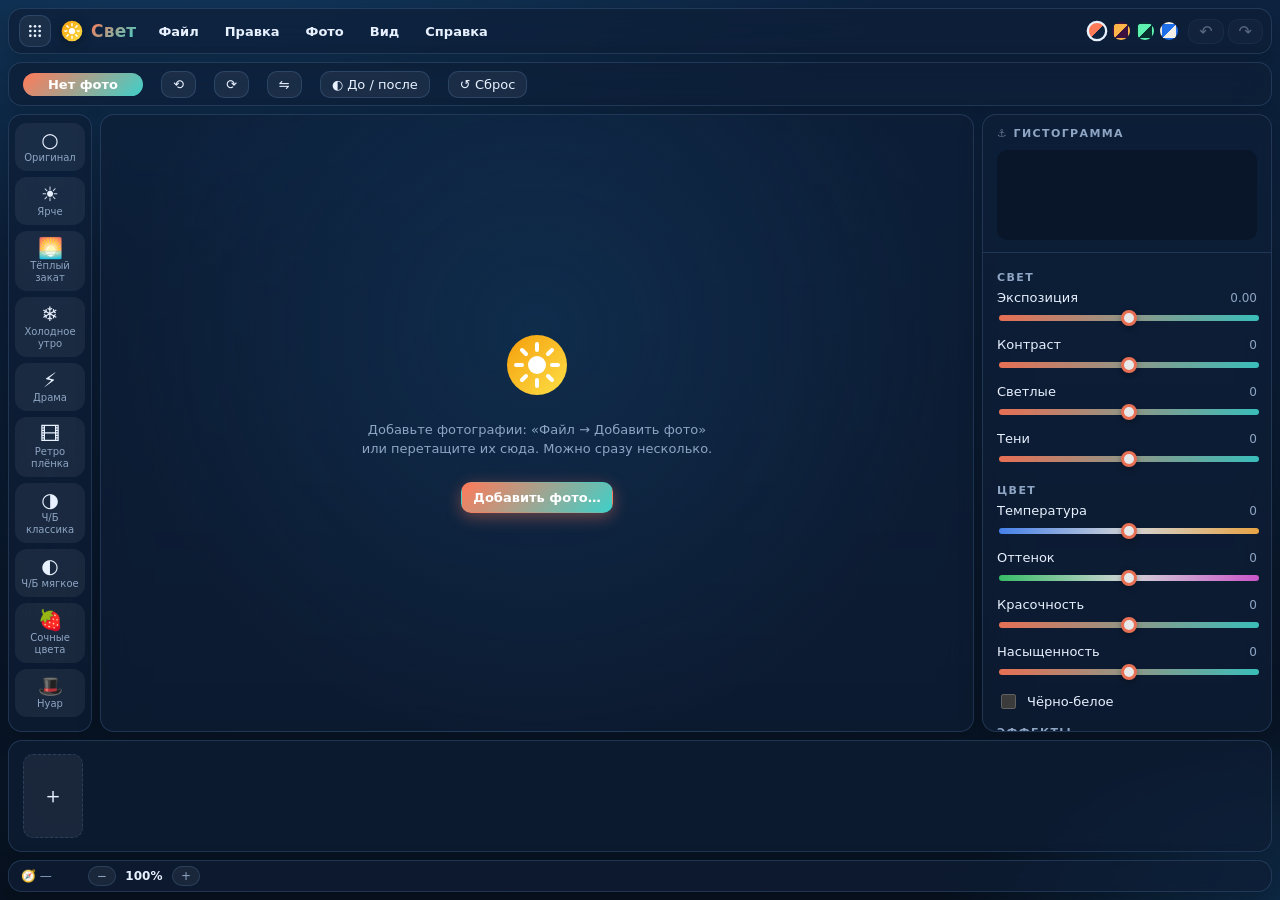
<file: svet.html>
<!doctype html>
<html lang="ru">
<head>
  <meta charset="utf-8">
  <meta name="viewport" content="width=device-width, initial-scale=1">
  <meta name="theme-color" content="#0d2340">
  <link rel="apple-touch-icon" href="icon-192.png">
  <title>Свет — PhipiShip Флот</title>
  <link rel="icon" href="icon-svet.svg" type="image/svg+xml">
  <link rel="manifest" href="manifest.webmanifest">
  <link rel="stylesheet" href="style.css">
  <script src="suite.js"></script>
</head>
<body class="animka svet">
  <header class="menubar">
    <div class="brand">
      <img src="icon-svet.svg" alt="" width="22" height="22">
      <span>Свет</span>
    </div>
    <nav class="menus">
      <div class="menu">
        <button class="menu-title">Файл</button>
        <div class="dropdown">
          <button data-action="open">Добавить фото или открыть .svet… <kbd>Ctrl+O</kbd></button>
          <hr>
          <button data-action="save">Сохранить .svet <kbd>Ctrl+S</kbd></button>
          <hr>
          <button data-action="exportJpg">Экспорт JPG… <kbd>Ctrl+E</kbd></button>
          <button data-action="exportPng">Экспорт PNG</button>
          <button data-action="exportAll">Экспорт всех фото в JPG</button>
          <button data-action="toPhoto">Открыть в PhipiShip Фото</button>
          <hr>
          <button data-action="harbor">⚓ Гавань — все программы</button>
        </div>
      </div>
      <div class="menu">
        <button class="menu-title">Правка</button>
        <div class="dropdown">
          <button data-action="undo">Отменить <kbd>Ctrl+Z</kbd></button>
          <button data-action="redo">Повторить <kbd>Ctrl+Shift+Z</kbd></button>
          <hr>
          <button data-action="reset">Сбросить настройки фото</button>
          <button data-action="copySettings">Копировать настройки <kbd>Ctrl+Shift+C</kbd></button>
          <button data-action="pasteSettings">Вставить настройки <kbd>Ctrl+Shift+V</kbd></button>
          <button data-action="applyAll">Применить ко всем фото</button>
          <hr>
          <button data-action="removePhoto">Убрать фото из ленты</button>
        </div>
      </div>
      <div class="menu">
        <button class="menu-title">Фото</button>
        <div class="dropdown">
          <button data-action="rotL">Повернуть влево <kbd>[</kbd></button>
          <button data-action="rotR">Повернуть вправо <kbd>]</kbd></button>
          <button data-action="flip">Отразить</button>
          <hr>
          <button data-action="compare">Сравнить «до / после» <kbd>\</kbd></button>
          <button data-action="savePreset">Сохранить как мой пресет…</button>
        </div>
      </div>
      <div class="menu">
        <button class="menu-title">Вид</button>
        <div class="dropdown">
          <button data-action="zoomIn">Приблизить <kbd>Ctrl++</kbd></button>
          <button data-action="zoomOut">Отдалить <kbd>Ctrl+−</kbd></button>
          <button data-action="fit">По размеру окна <kbd>Ctrl+0</kbd></button>
          <hr>
          <button data-action="prevPhoto">Предыдущее фото <kbd>←</kbd></button>
          <button data-action="nextPhoto">Следующее фото <kbd>→</kbd></button>
        </div>
      </div>
      <div class="menu">
        <button class="menu-title">Справка</button>
        <div class="dropdown">
          <button data-action="shortcuts">Горячие клавиши</button>
          <button data-action="about">О Свете</button>
        </div>
      </div>
    </nav>
    <div class="themes" title="Тема оформления">
      <button data-theme-pick="ocean" title="Ночное море"></button>
      <button data-theme-pick="sunset" title="Закат"></button>
      <button data-theme-pick="lagoon" title="Лагуна"></button>
      <button data-theme-pick="sail" title="Парус (светлая)"></button>
    </div>
    <div class="history-btns">
      <button id="panelToggle" class="panel-toggle" title="Панель">☰</button>
      <button id="undoBtn" data-action="undo" title="Отменить (Ctrl+Z)">↶</button>
      <button id="redoBtn" data-action="redo" title="Повторить (Ctrl+Shift+Z)">↷</button>
    </div>
  </header>

  <div class="optionsbar">
    <span class="opt-tool" id="photoName">Нет фото</span>
    <button data-action="rotL" title="Повернуть влево ([)">⟲</button>
    <button data-action="rotR" title="Повернуть вправо (])">⟳</button>
    <button data-action="flip" title="Отразить">⇋</button>
    <button id="compareBtn" data-action="compare" title="До / после (\)">◐ До / после</button>
    <button data-action="reset" title="Сбросить">↺ Сброс</button>
    <span class="hint" id="photoInfo"></span>
  </div>

  <main class="workspace">
    <aside class="toolbar presets-bar" id="presets" title="Пресеты"></aside>

    <section class="viewport" id="viewport">
      <div class="stage" id="stage">
        <canvas id="view"></canvas>
      </div>
      <div class="wave-empty" id="empty">
        <img src="icon-svet.svg" alt="" width="64" height="64">
        <p>Добавьте фотографии: «Файл → Добавить фото»<br>или перетащите их сюда. Можно сразу несколько.</p>
        <button class="primary" data-action="open">Добавить фото…</button>
      </div>
      <div class="drop-hint">Отпустите — фото добавятся в ленту</div>
    </section>

    <aside class="panel">
      <section class="panel-block">
        <h3>Гистограмма</h3>
        <canvas id="histo" class="histo" width="256" height="90"></canvas>
      </section>
      <div class="panel-scroll" id="sliders"></div>
    </aside>
  </main>

  <section class="timeline filmstrip">
    <div class="frames" id="frames"></div>
  </section>

  <footer class="statusbar">
    <span id="statusCoords">—</span>
    <span id="statusSize"></span>
    <span class="zoom-ctl">
      <button data-action="zoomOut" title="Отдалить">−</button>
      <span id="zoomLabel">100%</span>
      <button data-action="zoomIn" title="Приблизить">+</button>
    </span>
    <span id="statusMsg" class="msg"></span>
  </footer>

  <div class="modal" id="modal" hidden>
    <form class="modal-box" id="modalForm">
      <h2 id="modalTitle"></h2>
      <div id="modalBody" class="modal-body"></div>
      <div class="modal-buttons">
        <button type="button" id="modalCancel">Отмена</button>
        <button type="submit" id="modalOk" class="primary">OK</button>
      </div>
    </form>
  </div>

  <input type="file" id="fileOpen" multiple hidden>

  <script src="ui.js"></script>
  <script src="svet.js"></script>
</body>
</html>
</file>
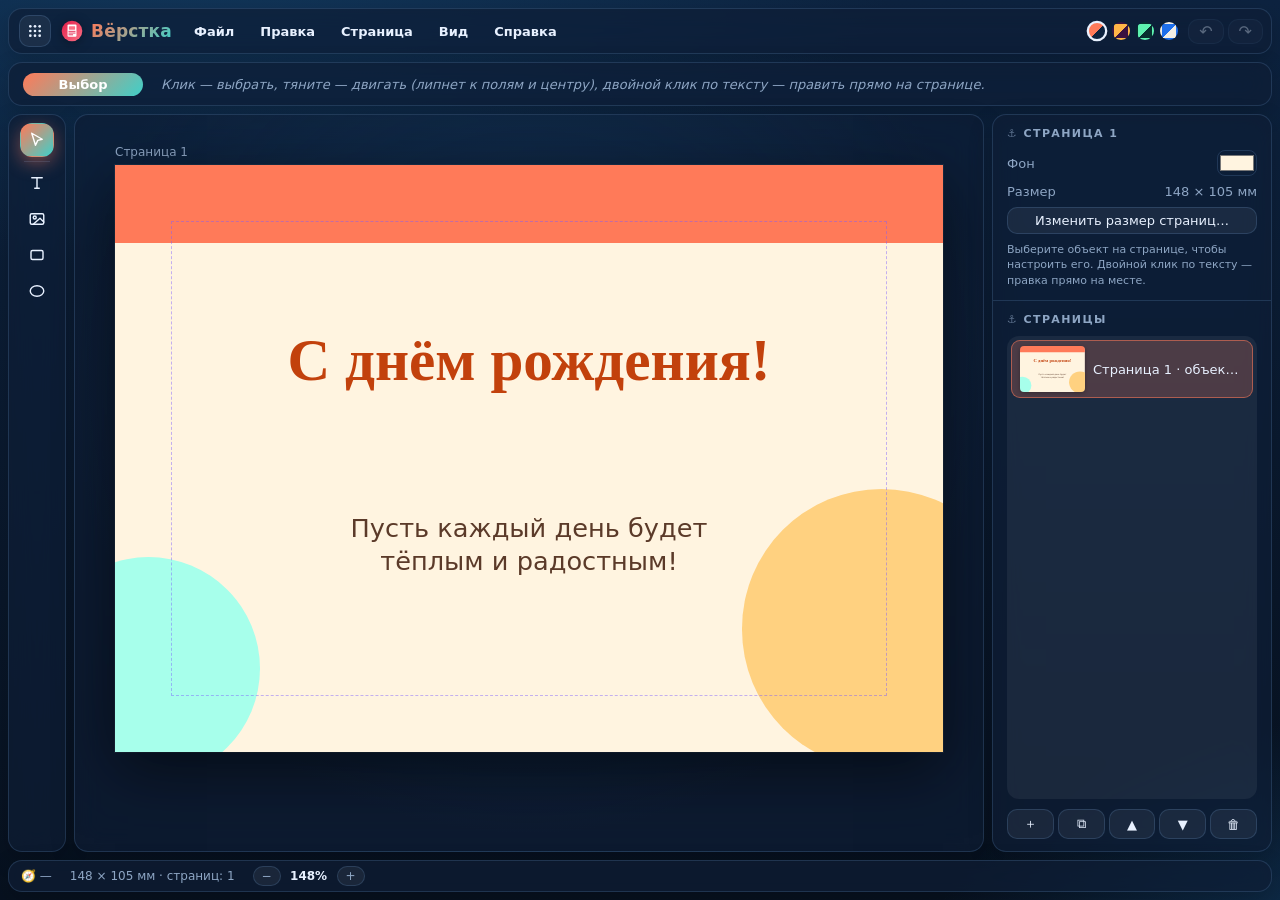
<file: verstka.html>
<!doctype html>
<html lang="ru">
<head>
  <meta charset="utf-8">
  <meta name="viewport" content="width=device-width, initial-scale=1">
  <meta name="theme-color" content="#0d2340">
  <link rel="apple-touch-icon" href="icon-192.png">
  <title>Вёрстка — PhipiShip Флот</title>
  <link rel="icon" href="icon-verstka.svg" type="image/svg+xml">
  <link rel="manifest" href="manifest.webmanifest">
  <link rel="stylesheet" href="style.css">
  <script src="suite.js"></script>
</head>
<body class="verstka">
  <header class="menubar">
    <div class="brand">
      <img src="icon-verstka.svg" alt="" width="22" height="22">
      <span>Вёрстка</span>
    </div>
    <nav class="menus">
      <div class="menu">
        <button class="menu-title">Файл</button>
        <div class="dropdown">
          <button data-action="new">Новый документ или шаблон…</button>
          <button data-action="open">Открыть… <kbd>Ctrl+O</kbd></button>
          <hr>
          <button data-action="save">Сохранить .verstka <kbd>Ctrl+S</kbd></button>
          <hr>
          <button data-action="print">Печать / сохранить PDF… <kbd>Ctrl+P</kbd></button>
          <button data-action="exportPng">Экспорт страницы PNG…</button>
          <button data-action="toPhoto">Открыть страницу в PhipiShip Фото</button>
          <hr>
          <button data-action="harbor">⚓ Гавань — все программы</button>
        </div>
      </div>
      <div class="menu">
        <button class="menu-title">Правка</button>
        <div class="dropdown">
          <button data-action="undo">Отменить <kbd>Ctrl+Z</kbd></button>
          <button data-action="redo">Повторить <kbd>Ctrl+Shift+Z</kbd></button>
          <hr>
          <button data-action="duplicate">Дублировать <kbd>Ctrl+D</kbd></button>
          <button data-action="remove">Удалить <kbd>Del</kbd></button>
          <hr>
          <button data-action="toFront">На передний план <kbd>Shift+]</kbd></button>
          <button data-action="toBack">На задний план <kbd>Shift+[</kbd></button>
        </div>
      </div>
      <div class="menu">
        <button class="menu-title">Страница</button>
        <div class="dropdown">
          <button data-action="addPage">Новая страница</button>
          <button data-action="dupPage">Дублировать страницу</button>
          <button data-action="delPage">Удалить страницу</button>
          <hr>
          <button data-action="pageUp">Переместить выше</button>
          <button data-action="pageDown">Переместить ниже</button>
          <hr>
          <button data-action="docSize">Размер страниц…</button>
        </div>
      </div>
      <div class="menu">
        <button class="menu-title">Вид</button>
        <div class="dropdown">
          <button data-action="zoomIn">Приблизить <kbd>Ctrl++</kbd></button>
          <button data-action="zoomOut">Отдалить <kbd>Ctrl+−</kbd></button>
          <button data-action="fit">По ширине окна <kbd>Ctrl+0</kbd></button>
          <hr>
          <button data-action="toggleGuides">Поля и направляющие вкл/выкл</button>
        </div>
      </div>
      <div class="menu">
        <button class="menu-title">Справка</button>
        <div class="dropdown">
          <button data-action="shortcuts">Горячие клавиши</button>
          <button data-action="about">О Вёрстке</button>
        </div>
      </div>
    </nav>
    <div class="themes" title="Тема оформления">
      <button data-theme-pick="ocean" title="Ночное море"></button>
      <button data-theme-pick="sunset" title="Закат"></button>
      <button data-theme-pick="lagoon" title="Лагуна"></button>
      <button data-theme-pick="sail" title="Парус (светлая)"></button>
    </div>
    <div class="history-btns">
      <button id="panelToggle" class="panel-toggle" title="Панель">☰</button>
      <button id="undoBtn" data-action="undo" title="Отменить (Ctrl+Z)">↶</button>
      <button id="redoBtn" data-action="redo" title="Повторить (Ctrl+Shift+Z)">↷</button>
    </div>
  </header>

  <div class="optionsbar">
    <span class="opt-tool" id="optToolName">Выбор</span>
    <span class="hint" id="toolHint"></span>
  </div>

  <main class="workspace">
    <aside class="toolbar">
      <button data-tool="select" title="Выбор (V)"><svg viewBox="0 0 24 24"><path d="M5 3l14 8-6 1.5L10 19z"/></svg></button>
      <span class="sep"></span>
      <button data-tool="text" title="Текстовый блок (T)"><svg viewBox="0 0 24 24"><path d="M5 5h14M12 5v14M9 19h6"/></svg></button>
      <button data-tool="image" title="Картинка (I)"><svg viewBox="0 0 24 24"><rect x="3" y="5" width="18" height="14" rx="2"/><circle cx="9" cy="10" r="2"/><path d="m21 16-5-5-9 8"/></svg></button>
      <button data-tool="rect" title="Прямоугольник (R)"><svg viewBox="0 0 24 24"><rect x="4" y="6" width="16" height="12" rx="2"/></svg></button>
      <button data-tool="ellipse" title="Эллипс (O)"><svg viewBox="0 0 24 24"><ellipse cx="12" cy="12" rx="9" ry="7"/></svg></button>
    </aside>

    <section class="viewport pages-area" id="viewport">
      <div class="pages" id="pages"></div>
    </section>

    <aside class="panel">
      <section class="panel-block">
        <h3 id="propsTitle">Страница</h3>
        <div class="props" id="props"></div>
      </section>
      <section class="panel-block layers-block">
        <h3>Страницы</h3>
        <ul class="objects" id="pageList"></ul>
        <div class="layer-actions">
          <button data-action="addPage" title="Новая страница">＋</button>
          <button data-action="dupPage" title="Дублировать">⧉</button>
          <button data-action="pageUp" title="Выше">▲</button>
          <button data-action="pageDown" title="Ниже">▼</button>
          <button data-action="delPage" title="Удалить">🗑</button>
        </div>
      </section>
    </aside>
  </main>

  <footer class="statusbar">
    <span id="statusCoords">—</span>
    <span id="statusSize"></span>
    <span class="zoom-ctl">
      <button data-action="zoomOut" title="Отдалить">−</button>
      <span id="zoomLabel">100%</span>
      <button data-action="zoomIn" title="Приблизить">+</button>
    </span>
    <span id="statusMsg" class="msg"></span>
  </footer>

  <div class="modal" id="modal" hidden>
    <form class="modal-box" id="modalForm">
      <h2 id="modalTitle"></h2>
      <div id="modalBody" class="modal-body"></div>
      <div class="modal-buttons">
        <button type="button" id="modalCancel">Отмена</button>
        <button type="submit" id="modalOk" class="primary">OK</button>
      </div>
    </form>
  </div>

  <div id="printArea" aria-hidden="true"></div>
  <style id="pageStyle"></style>

  <input type="file" id="fileOpen" hidden>
  <input type="file" id="fileImage" accept="image/*" hidden>

  <script src="ui.js"></script>
  <script src="verstka.js"></script>
</body>
</html>
</file>
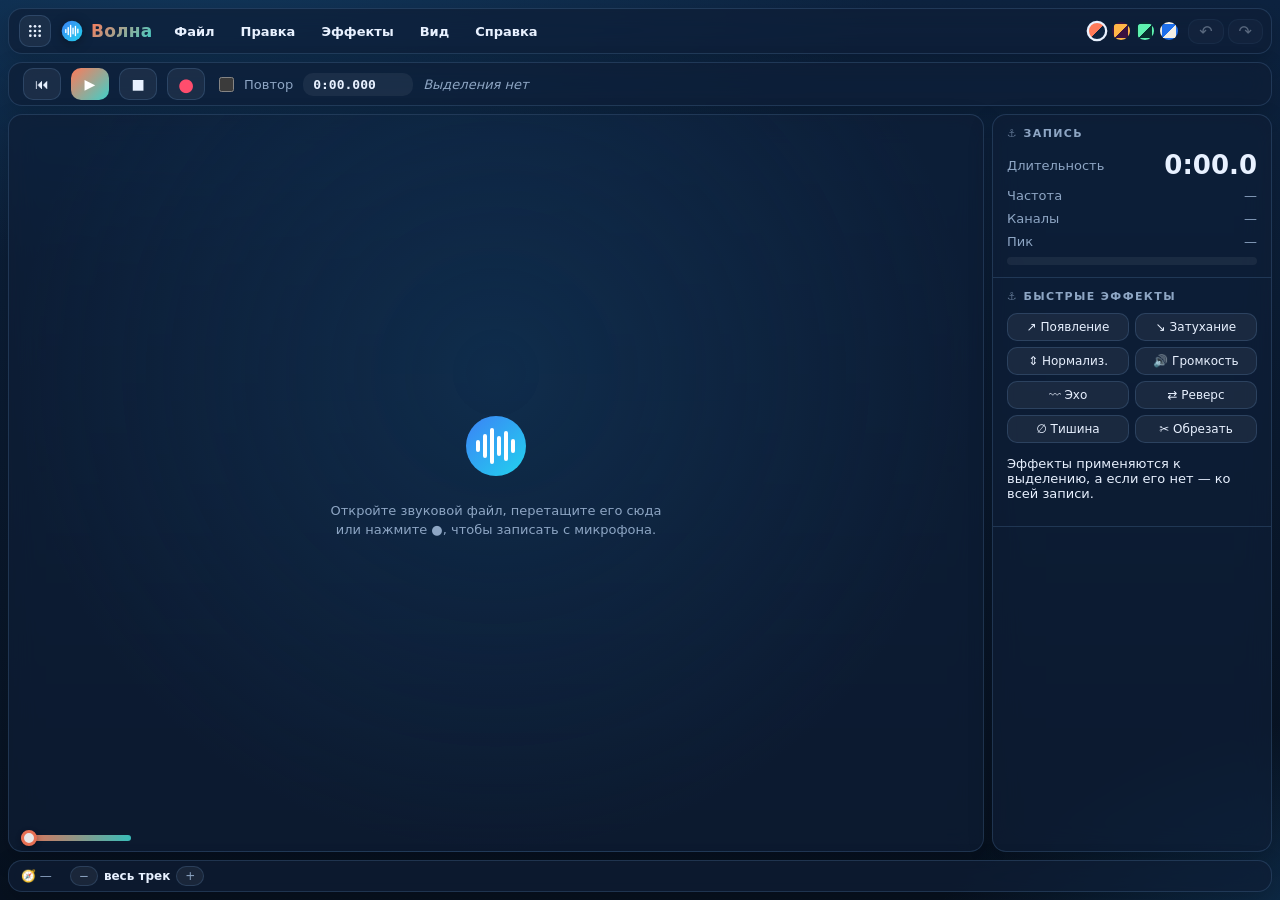
<file: volna.html>
<!doctype html>
<html lang="ru">
<head>
  <meta charset="utf-8">
  <meta name="viewport" content="width=device-width, initial-scale=1">
  <meta name="theme-color" content="#0d2340">
  <link rel="apple-touch-icon" href="icon-192.png">
  <title>Волна — PhipiShip Флот</title>
  <link rel="icon" href="icon-volna.svg" type="image/svg+xml">
  <link rel="manifest" href="manifest.webmanifest">
  <link rel="stylesheet" href="style.css">
  <script src="suite.js"></script>
</head>
<body class="volna">
  <header class="menubar">
    <div class="brand">
      <img src="icon-volna.svg" alt="" width="22" height="22">
      <span>Волна</span>
    </div>
    <nav class="menus">
      <div class="menu">
        <button class="menu-title">Файл</button>
        <div class="dropdown">
          <button data-action="new">Новый проект</button>
          <button data-action="open">Открыть звук или .volna… <kbd>Ctrl+O</kbd></button>
          <button data-action="importAudio">Вставить звук из файла…</button>
          <hr>
          <button data-action="save">Сохранить .volna <kbd>Ctrl+S</kbd></button>
          <button data-action="exportWav">Экспорт WAV</button>
          <button data-action="exportSel">Экспорт выделения WAV</button>
          <hr>
          <button data-action="harbor">⚓ Гавань — все программы</button>
        </div>
      </div>
      <div class="menu">
        <button class="menu-title">Правка</button>
        <div class="dropdown">
          <button data-action="undo">Отменить <kbd>Ctrl+Z</kbd></button>
          <button data-action="redo">Повторить <kbd>Ctrl+Shift+Z</kbd></button>
          <hr>
          <button data-action="cut">Вырезать <kbd>Ctrl+X</kbd></button>
          <button data-action="copy">Копировать <kbd>Ctrl+C</kbd></button>
          <button data-action="paste">Вставить <kbd>Ctrl+V</kbd></button>
          <button data-action="del">Удалить выделение <kbd>Del</kbd></button>
          <button data-action="crop">Оставить только выделение</button>
          <hr>
          <button data-action="selectAll">Выделить всё <kbd>Ctrl+A</kbd></button>
          <button data-action="deselect">Снять выделение <kbd>Esc</kbd></button>
        </div>
      </div>
      <div class="menu">
        <button class="menu-title">Эффекты</button>
        <div class="dropdown">
          <button data-action="fadeIn">Плавное появление</button>
          <button data-action="fadeOut">Плавное затухание</button>
          <button data-action="gain">Громкость…</button>
          <button data-action="normalize">Нормализовать</button>
          <hr>
          <button data-action="echo">Эхо…</button>
          <button data-action="reverse">Задом наперёд</button>
          <button data-action="silence">Заглушить выделение</button>
          <button data-action="insertSilence">Вставить тишину…</button>
        </div>
      </div>
      <div class="menu">
        <button class="menu-title">Вид</button>
        <div class="dropdown">
          <button data-action="zoomIn">Приблизить <kbd>+</kbd></button>
          <button data-action="zoomOut">Отдалить <kbd>−</kbd></button>
          <button data-action="fit">Всю запись <kbd>Ctrl+0</kbd></button>
          <button data-action="zoomSel">К выделению</button>
        </div>
      </div>
      <div class="menu">
        <button class="menu-title">Справка</button>
        <div class="dropdown">
          <button data-action="shortcuts">Горячие клавиши</button>
          <button data-action="about">О Волне</button>
        </div>
      </div>
    </nav>
    <div class="themes" title="Тема оформления">
      <button data-theme-pick="ocean" title="Ночное море"></button>
      <button data-theme-pick="sunset" title="Закат"></button>
      <button data-theme-pick="lagoon" title="Лагуна"></button>
      <button data-theme-pick="sail" title="Парус (светлая)"></button>
    </div>
    <div class="history-btns">
      <button id="panelToggle" class="panel-toggle" title="Панель">☰</button>
      <button id="undoBtn" data-action="undo" title="Отменить (Ctrl+Z)">↶</button>
      <button id="redoBtn" data-action="redo" title="Повторить (Ctrl+Shift+Z)">↷</button>
    </div>
  </header>

  <div class="optionsbar transport">
    <button class="tbtn" data-action="toStart" title="В начало (Home)">⏮</button>
    <button class="tbtn play" id="playBtn" data-action="play" title="Играть / пауза (Пробел)">▶</button>
    <button class="tbtn" data-action="stop" title="Стоп">■</button>
    <button class="tbtn rec" id="recBtn" data-action="record" title="Запись с микрофона (R)">●</button>
    <label title="Повторять выделение (L)"><input type="checkbox" id="loop"> Повтор</label>
    <span class="clock" id="clock">0:00.000</span>
    <span class="hint" id="selInfo">Выделения нет</span>
  </div>

  <main class="workspace">
    <section class="viewport wave-area" id="viewport">
      <canvas id="wave"></canvas>
      <div class="wave-empty" id="waveEmpty">
        <img src="icon-volna.svg" alt="" width="64" height="64">
        <p>Откройте звуковой файл, перетащите его сюда<br>или нажмите <b>●</b>, чтобы записать с микрофона.</p>
      </div>
      <input type="range" id="scroll" class="wave-scroll" min="0" max="1000" value="0" title="Прокрутка">
    </section>

    <aside class="panel">
      <section class="panel-block">
        <h3>Запись</h3>
        <div class="row"><span>Длительность</span><span class="big-info" id="durInfo">0:00</span></div>
        <div class="row"><span>Частота</span><span id="rateInfo">—</span></div>
        <div class="row"><span>Каналы</span><span id="chInfo">—</span></div>
        <div class="row"><span>Пик</span><span id="peakInfo">—</span></div>
        <div class="meter"><div id="meterBar"></div></div>
      </section>
      <section class="panel-block">
        <h3>Быстрые эффекты</h3>
        <div class="fx-grid">
          <button data-action="fadeIn">↗ Появление</button>
          <button data-action="fadeOut">↘ Затухание</button>
          <button data-action="normalize">⇕ Нормализ.</button>
          <button data-action="gain">🔊 Громкость</button>
          <button data-action="echo">〰 Эхо</button>
          <button data-action="reverse">⇄ Реверс</button>
          <button data-action="silence">∅ Тишина</button>
          <button data-action="crop">✂ Обрезать</button>
        </div>
        <p class="hint-small">Эффекты применяются к выделению, а если его нет — ко всей записи.</p>
      </section>
    </aside>
  </main>

  <footer class="statusbar">
    <span id="statusCoords">—</span>
    <span class="zoom-ctl">
      <button data-action="zoomOut" title="Отдалить">−</button>
      <span id="zoomLabel">весь трек</span>
      <button data-action="zoomIn" title="Приблизить">+</button>
    </span>
    <span id="statusMsg" class="msg"></span>
  </footer>

  <div class="modal" id="modal" hidden>
    <form class="modal-box" id="modalForm">
      <h2 id="modalTitle"></h2>
      <div id="modalBody" class="modal-body"></div>
      <div class="modal-buttons">
        <button type="button" id="modalCancel">Отмена</button>
        <button type="submit" id="modalOk" class="primary">OK</button>
      </div>
    </form>
  </div>

  <input type="file" id="fileOpen" hidden>
  <input type="file" id="fileImport" accept="audio/*,video/*" hidden>

  <script src="ui.js"></script>
  <script src="volna.js"></script>
</body>
</html>
</file>
<file: style.css>
/* =========================================================
   PhipiShip — морская тема: плавающие «стеклянные» панели,
   волны под холстом, четыре темы оформления.
   ========================================================= */

:root,
[data-theme=ocean] {
  --sea-1: #07111f;
  --sea-2: #0d2340;
  --sea-3: #12395e;
  --glass: rgba(16, 30, 52, .72);
  --glass-2: rgba(255, 255, 255, .06);
  --glass-hover: rgba(255, 255, 255, .12);
  --border: rgba(140, 190, 255, .16);
  --text: #e8f1ff;
  --muted: #8ea6c4;
  --accent: #ff7a59;     /* коралл */
  --accent-2: #3fd0c9;   /* бирюза */
  --accent-ink: #fff;
  --wave: #3fd0c9;
  --canvas-shadow: 0 18px 60px rgba(0, 0, 0, .55), 0 0 0 1px rgba(255, 255, 255, .06);
  color-scheme: dark;
}
[data-theme=sunset] {
  --sea-1: #1a0b24;
  --sea-2: #3b1240;
  --sea-3: #6b2346;
  --glass: rgba(40, 14, 44, .72);
  --glass-2: rgba(255, 255, 255, .06);
  --glass-hover: rgba(255, 255, 255, .12);
  --border: rgba(255, 170, 200, .18);
  --text: #fff0f4;
  --muted: #c99bb2;
  --accent: #ffb547;
  --accent-2: #ff5f8f;
  --accent-ink: #2a0d1c;
  --wave: #ff5f8f;
  --canvas-shadow: 0 18px 60px rgba(0, 0, 0, .55), 0 0 0 1px rgba(255, 255, 255, .06);
  color-scheme: dark;
}
[data-theme=lagoon] {
  --sea-1: #04161a;
  --sea-2: #07302f;
  --sea-3: #0d4a40;
  --glass: rgba(8, 36, 36, .72);
  --glass-2: rgba(255, 255, 255, .06);
  --glass-hover: rgba(255, 255, 255, .12);
  --border: rgba(120, 255, 210, .16);
  --text: #e6fff7;
  --muted: #86b8a8;
  --accent: #5ef2b0;
  --accent-2: #ffe066;
  --accent-ink: #032019;
  --wave: #5ef2b0;
  --canvas-shadow: 0 18px 60px rgba(0, 0, 0, .55), 0 0 0 1px rgba(255, 255, 255, .06);
  color-scheme: dark;
}
[data-theme=sail] {
  --sea-1: #f4efe6;
  --sea-2: #e6eef5;
  --sea-3: #cfe0ee;
  --glass: rgba(255, 255, 255, .78);
  --glass-2: rgba(10, 40, 80, .05);
  --glass-hover: rgba(10, 40, 80, .1);
  --border: rgba(10, 40, 80, .14);
  --text: #12253d;
  --muted: #5d7290;
  --accent: #1f6feb;
  --accent-2: #ff7a59;
  --accent-ink: #fff;
  --wave: #1f6feb;
  --canvas-shadow: 0 18px 50px rgba(18, 37, 61, .25), 0 0 0 1px rgba(18, 37, 61, .08);
  color-scheme: light;
}

:root {
  --radius: 14px;
  --grad: linear-gradient(135deg, var(--accent), var(--accent-2));
  font-family: "Nunito", system-ui, -apple-system, "Segoe UI", Roboto, sans-serif;
  font-size: 13px;
}

* { box-sizing: border-box; }
[hidden] { display: none !important; }

html, body {
  margin: 0;
  height: 100%;
  color: var(--text);
  overflow: hidden;
}

body {
  display: grid;
  grid-template-rows: auto auto 1fr auto;
  gap: 8px;
  padding: 8px;
  user-select: none;
  background:
    radial-gradient(1200px 600px at 15% -10%, var(--sea-3), transparent 60%),
    radial-gradient(900px 500px at 110% 110%, var(--sea-3), transparent 55%),
    linear-gradient(180deg, var(--sea-2), var(--sea-1));
  background-attachment: fixed;
  transition: background .4s;
}

button, select, input, textarea {
  font: inherit;
  color: inherit;
}

button {
  background: var(--glass-2);
  border: 1px solid var(--border);
  border-radius: 10px;
  padding: 5px 11px;
  cursor: pointer;
  transition: background .15s, border-color .15s, transform .1s, box-shadow .15s;
}
button:hover { background: var(--glass-hover); }
button:active { transform: scale(.96); }
button:disabled { opacity: .35; cursor: default; transform: none; }
button.primary {
  background: var(--grad);
  border-color: transparent;
  color: var(--accent-ink);
  font-weight: 700;
  box-shadow: 0 4px 16px color-mix(in srgb, var(--accent) 40%, transparent);
}
button:focus-visible, select:focus-visible, input:focus-visible { outline: 2px solid var(--accent-2); outline-offset: 1px; }

select, input[type=number], textarea {
  background: var(--glass-2);
  border: 1px solid var(--border);
  border-radius: 10px;
  padding: 4px 8px;
}
select option { background: var(--sea-2); color: var(--text); }
input[type=number] { width: 72px; }
input[type=checkbox] { accent-color: var(--accent); width: 15px; height: 15px; }

/* ----- ползунки-«канаты» ----- */
input[type=range] {
  -webkit-appearance: none;
  appearance: none;
  width: 110px;
  height: 18px;
  background: transparent;
  cursor: pointer;
}
input[type=range]::-webkit-slider-runnable-track {
  height: 6px;
  border-radius: 6px;
  background: linear-gradient(90deg, var(--accent), var(--accent-2));
  opacity: .9;
}
input[type=range]::-moz-range-track {
  height: 6px;
  border-radius: 6px;
  background: linear-gradient(90deg, var(--accent), var(--accent-2));
}
input[type=range]::-webkit-slider-thumb {
  -webkit-appearance: none;
  width: 16px;
  height: 16px;
  margin-top: -5px;
  border-radius: 50%;
  background: #fff;
  border: 3px solid var(--accent);
  box-shadow: 0 2px 6px rgba(0, 0, 0, .35);
}
input[type=range]::-moz-range-thumb {
  width: 12px;
  height: 12px;
  border-radius: 50%;
  background: #fff;
  border: 3px solid var(--accent);
}

kbd {
  font-family: inherit;
  font-size: 11px;
  color: var(--muted);
  margin-left: auto;
  padding-left: 24px;
}

/* общий «стеклянный» остров */
.menubar, .optionsbar, .toolbar, .panel, .statusbar, .viewport {
  background: var(--glass);
  border: 1px solid var(--border);
  border-radius: var(--radius);
  backdrop-filter: blur(14px) saturate(1.3);
  -webkit-backdrop-filter: blur(14px) saturate(1.3);
  box-shadow: 0 8px 24px rgba(0, 0, 0, .18);
}

/* ---------- Меню ---------- */
.menubar {
  display: flex;
  align-items: center;
  gap: 10px;
  height: 46px;
  padding: 0 8px 0 10px;
  min-width: 0;
}
.brand {
  display: flex;
  align-items: center;
  gap: 8px;
  flex-shrink: 0;
  font-weight: 900;
  font-size: 17px;
  letter-spacing: .2px;
}
.brand img { animation: bob 3.2s ease-in-out infinite; filter: drop-shadow(0 2px 6px rgba(0,0,0,.35)); }
.brand span {
  background: var(--grad);
  -webkit-background-clip: text;
  background-clip: text;
  color: transparent;
}
@keyframes bob {
  0%, 100% { transform: translateY(0) rotate(-4deg); }
  50% { transform: translateY(-3px) rotate(4deg); }
}

.menus {
  display: flex;
  gap: 2px;
  min-width: 0;
  overflow-x: auto;
  scrollbar-width: none;
}
.menus::-webkit-scrollbar { display: none; }
.menu-title {
  background: none;
  border: 1px solid transparent;
  white-space: nowrap;
  font-weight: 600;
}
.menu.open .menu-title { background: var(--glass-hover); }
.dropdown {
  display: none;
  position: fixed;
  z-index: 60;
  min-width: 270px;
  max-height: calc(100vh - 80px);
  overflow-y: auto;
  padding: 6px;
  background: color-mix(in srgb, var(--sea-2) 95%, transparent);
  backdrop-filter: blur(18px) saturate(1.4);
  -webkit-backdrop-filter: blur(18px) saturate(1.4);
  border: 1px solid var(--border);
  border-radius: 14px;
  box-shadow: 0 18px 40px rgba(0, 0, 0, .4);
  transform-origin: top left;
}
.dropdown.show { display: block; animation: drop .16s ease-out; }
@keyframes drop {
  from { opacity: 0; transform: translateY(-6px) scale(.98); }
}
.dropdown button {
  display: flex;
  width: 100%;
  text-align: left;
  background: none;
  border: none;
  border-radius: 9px;
  padding: 7px 10px;
}
.dropdown button:hover { background: var(--grad); color: var(--accent-ink); }
.dropdown button:hover kbd { color: inherit; opacity: .8; }
.dropdown hr { border: 0; border-top: 1px solid var(--border); margin: 4px 6px; }

.themes { display: flex; gap: 6px; margin-left: auto; flex-shrink: 0; }
.themes button {
  width: 18px;
  height: 18px;
  padding: 0;
  border-radius: 50%;
  border: 2px solid transparent;
}
.themes button[data-theme-pick=ocean] { background: linear-gradient(135deg, #ff7a59 50%, #0d2340 50%); }
.themes button[data-theme-pick=sunset] { background: linear-gradient(135deg, #ffb547 50%, #3b1240 50%); }
.themes button[data-theme-pick=lagoon] { background: linear-gradient(135deg, #5ef2b0 50%, #07302f 50%); }
.themes button[data-theme-pick=sail] { background: linear-gradient(135deg, #1f6feb 50%, #f4efe6 50%); }
.themes button.active { border-color: var(--text); transform: scale(1.15); }

.history-btns { display: flex; gap: 4px; flex-shrink: 0; }
.history-btns button { font-size: 16px; padding: 2px 10px; }
.panel-toggle { display: none; }

/* ---------- Панель параметров ---------- */
.optionsbar {
  display: flex;
  align-items: center;
  gap: 18px;
  height: 44px;
  padding: 0 14px;
  white-space: nowrap;
  overflow-x: auto;
  scrollbar-width: none;
}
.optionsbar::-webkit-scrollbar { display: none; }
.optionsbar label { display: flex; align-items: center; gap: 7px; color: var(--muted); }
.optionsbar output { color: var(--text); min-width: 34px; font-variant-numeric: tabular-nums; }
.opt-tool {
  font-weight: 800;
  min-width: 120px;
  padding: 4px 12px;
  border-radius: 999px;
  background: var(--grad);
  color: var(--accent-ink);
  text-align: center;
}
.crop-actions { display: flex; gap: 6px; }
.hint { color: var(--muted); font-style: italic; }

/* ---------- Рабочая область ---------- */
.workspace {
  display: grid;
  grid-template-columns: 58px 1fr 280px;
  gap: 8px;
  min-height: 0;
}

.toolbar {
  display: flex;
  flex-direction: column;
  align-items: center;
  gap: 4px;
  padding: 10px 0;
  overflow-y: auto;
  overflow-x: visible;
  scrollbar-width: none;
}
.toolbar::-webkit-scrollbar { display: none; }
.toolbar [data-tool] {
  position: relative;
  width: 40px;
  height: 40px;
  padding: 8px;
  flex-shrink: 0;
  background: none;
  border-color: transparent;
  border-radius: 12px;
}
.toolbar [data-tool]:hover { background: var(--glass-hover); }
.toolbar [data-tool].active {
  background: var(--grad);
  color: var(--accent-ink);
  box-shadow: 0 6px 18px color-mix(in srgb, var(--accent) 45%, transparent);
  animation: pop .25s ease-out;
}
@keyframes pop {
  0% { transform: scale(.85); }
  60% { transform: scale(1.08); }
}
.toolbar svg {
  width: 100%;
  height: 100%;
  fill: none;
  stroke: currentColor;
  stroke-width: 1.9;
  stroke-linecap: round;
  stroke-linejoin: round;
}
.toolbar .sep { width: 26px; height: 1px; background: var(--border); margin: 4px 0; flex-shrink: 0; }

/* подсказка-«флажок» */
.tip {
  position: fixed;
  z-index: 80;
  padding: 5px 10px;
  border-radius: 8px;
  background: var(--text);
  color: var(--sea-1);
  font-weight: 700;
  font-size: 12px;
  pointer-events: none;
  white-space: nowrap;
  transform: translateY(-50%);
  box-shadow: 0 6px 16px rgba(0, 0, 0, .3);
  animation: tipIn .12s ease-out;
}
.tip kbd { color: inherit; opacity: .55; padding-left: 8px; }
.tip::before {
  content: "";
  position: absolute;
  left: -5px;
  top: 50%;
  margin-top: -5px;
  border: 5px solid transparent;
  border-left: 0;
  border-right-color: var(--text);
}
@keyframes tipIn { from { opacity: 0; transform: translate(-4px, -50%); } }

.colors { margin-top: 10px; display: flex; flex-direction: column; align-items: center; gap: 6px; flex-shrink: 0; }
.swatches { position: relative; width: 42px; height: 42px; }
.swatch {
  position: absolute;
  width: 28px;
  height: 28px;
  padding: 0;
  border: 3px solid #fff;
  border-radius: 50%;
  box-shadow: 0 2px 8px rgba(0, 0, 0, .4);
}
.swatch.primary { left: 0; top: 0; z-index: 1; }
.swatch.secondary { right: 0; bottom: 0; }
.color-tools { display: flex; gap: 2px; }
.color-tools button { padding: 0 4px; font-size: 12px; background: none; border-color: transparent; }

.viewport {
  position: relative;
  overflow: hidden;
  touch-action: none;
  background:
    radial-gradient(circle at 50% 35%, color-mix(in srgb, var(--sea-3) 55%, transparent), transparent 70%),
    var(--glass);
}
.stage {
  position: absolute;
  left: 0;
  top: 0;
  z-index: 1;
  transform-origin: 0 0;
  box-shadow: var(--canvas-shadow);
}
#view {
  display: block;
  background-color: #fff;
  background-image:
    linear-gradient(45deg, #d6dbe3 25%, transparent 25%),
    linear-gradient(-45deg, #d6dbe3 25%, transparent 25%),
    linear-gradient(45deg, transparent 75%, #d6dbe3 75%),
    linear-gradient(-45deg, transparent 75%, #d6dbe3 75%);
  background-size: 16px 16px;
  background-position: 0 0, 0 8px, 8px -8px, -8px 0;
}
#overlay {
  position: absolute;
  left: 0;
  top: 0;
  width: 100%;
  height: 100%;
  pointer-events: none;
}
.viewport[data-cursor=crosshair] { cursor: crosshair; }
.viewport[data-cursor=move] { cursor: move; }
.viewport[data-cursor=grab] { cursor: grab; }
.viewport[data-cursor=grabbing] { cursor: grabbing; }
.viewport[data-cursor=text] { cursor: text; }
.viewport[data-cursor=zoom-in] { cursor: zoom-in; }
.viewport[data-cursor=none] { cursor: none; }

/* волны внизу рабочей области */
.waves {
  position: absolute;
  left: 0;
  bottom: 0;
  width: 100%;
  height: 46px;
  pointer-events: none;
  z-index: 0;
  overflow: visible;
}
.wave { fill: var(--wave); }
.wave.w1 { opacity: .1; animation: drift 14s linear infinite; }
.wave.w2 { opacity: .16; animation: drift 9s linear infinite reverse; }
@keyframes drift { to { transform: translateX(-600px); } }

.brush-cursor {
  position: absolute;
  z-index: 5;
  pointer-events: none;
  border: 1.5px solid var(--brush-color, #fff);
  border-radius: 50%;
  box-shadow: 0 0 0 1px rgba(0, 0, 0, .55), inset 0 0 0 1px rgba(255, 255, 255, .6);
  transform: translate(-50%, -50%);
  display: none;
}
.brush-cursor::after {
  content: "";
  position: absolute;
  left: 50%;
  top: 50%;
  width: 3px;
  height: 3px;
  margin: -1.5px;
  border-radius: 50%;
  background: var(--brush-color, #fff);
  box-shadow: 0 0 0 1px rgba(0, 0, 0, .5);
}

.drop-hint {
  display: none;
  position: absolute;
  inset: 16px;
  z-index: 6;
  border: 2px dashed var(--accent);
  border-radius: 16px;
  background: color-mix(in srgb, var(--accent) 14%, transparent);
  align-items: center;
  justify-content: center;
  font-size: 16px;
  font-weight: 700;
  pointer-events: none;
}
.viewport.dragover .drop-hint { display: flex; }

/* ---------- Правая панель ---------- */
.panel {
  display: flex;
  flex-direction: column;
  min-height: 0;
  overflow: hidden;
}
.panel-block { padding: 12px 14px; border-bottom: 1px solid var(--border); }
.panel-block h3 {
  margin: 0 0 10px;
  font-size: 11px;
  font-weight: 800;
  text-transform: uppercase;
  letter-spacing: 1.4px;
  color: var(--muted);
}
.panel-block h3::before { content: "⚓ "; opacity: .6; }
.palette { display: grid; grid-template-columns: repeat(10, 1fr); gap: 4px; }
.palette button {
  aspect-ratio: 1;
  padding: 0;
  border-radius: 50%;
  border: 1px solid rgba(0, 0, 0, .25);
  transition: transform .12s;
}
.palette button:hover { transform: scale(1.25); border-color: #fff; z-index: 1; }

.layers-block { flex: 1; display: flex; flex-direction: column; min-height: 0; border-bottom: 0; }
.layer-props { display: flex; gap: 8px; align-items: center; margin-bottom: 10px; }
.layer-props select { flex: 1; min-width: 0; }
.layer-opacity { display: flex; align-items: center; gap: 4px; }
.layer-opacity input { width: 70px; }
.layer-opacity output { min-width: 34px; text-align: right; font-variant-numeric: tabular-nums; }

.layers {
  list-style: none;
  margin: 0;
  padding: 4px;
  flex: 1;
  overflow-y: auto;
  border-radius: 12px;
  background: var(--glass-2);
  display: flex;
  flex-direction: column;
  gap: 4px;
}
.layers li {
  display: flex;
  align-items: center;
  gap: 8px;
  padding: 6px 8px;
  border-radius: 10px;
  border: 1px solid transparent;
  cursor: pointer;
  transition: background .15s;
}
.layers li:hover { background: var(--glass-hover); }
.layers li.active {
  background: color-mix(in srgb, var(--accent) 22%, transparent);
  border-color: color-mix(in srgb, var(--accent) 55%, transparent);
}
.layers li.hidden-layer .layer-name, .layers li.hidden-layer canvas { opacity: .4; }
.layers .eye { padding: 0 4px; background: none; border: none; font-size: 14px; width: 24px; }
.layers canvas {
  width: 46px;
  height: 34px;
  border-radius: 6px;
  border: 1px solid var(--border);
  background-color: #fff;
  background-image: linear-gradient(45deg, #d6dbe3 25%, transparent 25%), linear-gradient(-45deg, #d6dbe3 25%, transparent 25%), linear-gradient(45deg, transparent 75%, #d6dbe3 75%), linear-gradient(-45deg, transparent 75%, #d6dbe3 75%);
  background-size: 8px 8px;
  background-position: 0 0, 0 4px, 4px -4px, -4px 0;
}
.layer-name { flex: 1; overflow: hidden; text-overflow: ellipsis; white-space: nowrap; font-weight: 600; }
.layer-name input { width: 100%; background: var(--glass-2); border: 1px solid var(--accent); border-radius: 6px; padding: 2px 4px; }
.layer-actions { display: flex; gap: 4px; margin-top: 10px; }
.layer-actions button { flex: 1; padding: 5px 0; }

/* ---------- Строка состояния ---------- */
.statusbar {
  display: flex;
  align-items: center;
  gap: 18px;
  height: 32px;
  padding: 0 12px;
  color: var(--muted);
  font-size: 12px;
  font-variant-numeric: tabular-nums;
  white-space: nowrap;
  overflow: hidden;
}
#statusCoords::before { content: "🧭 "; }
.zoom-ctl { display: flex; align-items: center; gap: 6px; }
.zoom-ctl button { padding: 0 8px; line-height: 18px; border-radius: 999px; }
#zoomLabel { min-width: 44px; text-align: center; color: var(--text); font-weight: 700; }
.msg {
  margin-left: auto;
  color: var(--accent);
  font-weight: 700;
  overflow: hidden;
  text-overflow: ellipsis;
}
.msg:not(:empty) { animation: msgIn .3s ease-out; }
@keyframes msgIn { from { opacity: 0; transform: translateY(6px); } }

/* ---------- Модальное окно ---------- */
.modal {
  position: fixed;
  inset: 0;
  z-index: 100;
  display: flex;
  align-items: center;
  justify-content: center;
  background: rgba(3, 10, 20, .4);
  backdrop-filter: blur(3px);
  -webkit-backdrop-filter: blur(3px);
}
.modal-box {
  width: min(430px, calc(100vw - 32px));
  max-height: calc(100vh - 32px);
  overflow-y: auto;
  padding: 20px 22px;
  background: var(--glass);
  backdrop-filter: blur(20px) saturate(1.4);
  -webkit-backdrop-filter: blur(20px) saturate(1.4);
  border: 1px solid var(--border);
  border-radius: 18px;
  box-shadow: 0 24px 70px rgba(0, 0, 0, .5);
  animation: rise .22s cubic-bezier(.2, .9, .3, 1.2);
}
@keyframes rise { from { opacity: 0; transform: translateY(16px) scale(.97); } }
.modal-box h2 {
  margin: 0 0 16px;
  font-size: 18px;
  font-weight: 900;
  background: var(--grad);
  -webkit-background-clip: text;
  background-clip: text;
  color: transparent;
}
.modal-body { display: flex; flex-direction: column; gap: 12px; }
.modal-body p { margin: 0; color: var(--muted); line-height: 1.55; user-select: text; }
.modal-body table { border-collapse: collapse; width: 100%; }
.modal-body td { padding: 4px 6px; border-bottom: 1px solid var(--border); }
.modal-body td:first-child { color: var(--accent); font-weight: 700; white-space: nowrap; }
.field { display: grid; grid-template-columns: 130px 1fr auto; align-items: center; gap: 10px; }
.field > span:first-child { color: var(--muted); }
.field input[type=range] { width: 100%; }
.field output { min-width: 36px; text-align: right; font-variant-numeric: tabular-nums; }
.modal-buttons { display: flex; justify-content: flex-end; gap: 8px; margin-top: 20px; }

/* ---------- Заставка ---------- */
.splash {
  position: fixed;
  inset: 0;
  z-index: 200;
  display: flex;
  flex-direction: column;
  align-items: center;
  justify-content: center;
  gap: 6px;
  background:
    radial-gradient(700px 400px at 50% 40%, var(--sea-3), transparent 70%),
    linear-gradient(180deg, var(--sea-2), var(--sea-1));
  transition: opacity .5s, visibility .5s;
  cursor: pointer;
}
.splash.gone { opacity: 0; visibility: hidden; }
.splash-boat { animation: sail 1.6s ease-in-out infinite; }
.splash-boat img { filter: drop-shadow(0 10px 24px rgba(0, 0, 0, .45)); }
@keyframes sail {
  0%, 100% { transform: translateY(0) rotate(-6deg); }
  50% { transform: translateY(-10px) rotate(6deg); }
}
.splash-title {
  margin-top: 10px;
  font-size: 40px;
  font-weight: 900;
  background: var(--grad);
  -webkit-background-clip: text;
  background-clip: text;
  color: transparent;
}
.splash-sub { color: var(--muted); letter-spacing: 1px; }

@media (prefers-reduced-motion: reduce) {
  *, *::before, *::after { animation: none !important; transition: none !important; }
}

@media (max-height: 920px) {
  .toolbar { gap: 2px; padding: 8px 0; }
  .toolbar [data-tool] { width: 34px; height: 34px; padding: 7px; }
  .toolbar .sep { margin: 2px 0; }
  .colors { margin-top: 6px; }
}

/* ---------- Телефоны и узкие окна ---------- */
@media (max-width: 860px) {
  body { gap: 6px; padding: 6px; }
  .workspace { grid-template-columns: 52px 1fr; gap: 6px; }
  .toolbar [data-tool] { width: 36px; height: 36px; padding: 7px; }
  .brand span { display: none; }
  .themes { display: none; }
  .panel-toggle { display: inline-block; }
  .panel {
    position: fixed;
    z-index: 40;
    right: 6px;
    top: 104px;
    bottom: 46px;
    width: min(300px, calc(100vw - 70px));
    background: color-mix(in srgb, var(--sea-2) 96%, transparent);
    transform: translateX(calc(100% + 12px));
    transition: transform .25s ease;
  }
  body.panel-open .panel { transform: none; }
  .statusbar #statusSize { display: none; }
}

/* ---------- Переключатель программ флота ---------- */
.fleet-btn {
  width: 32px;
  height: 32px;
  padding: 7px;
  flex-shrink: 0;
  border-radius: 10px;
}
.fleet-btn svg { width: 100%; height: 100%; fill: currentColor; }
.fleet-pop {
  display: none;
  position: fixed;
  z-index: 90;
  width: 300px;
  padding: 6px;
  background: color-mix(in srgb, var(--sea-2) 96%, transparent);
  backdrop-filter: blur(18px);
  -webkit-backdrop-filter: blur(18px);
  border: 1px solid var(--border);
  border-radius: 16px;
  box-shadow: 0 18px 40px rgba(0, 0, 0, .4);
}
.fleet-pop.show { display: block; animation: drop .16s ease-out; }
.fleet-pop a {
  display: flex;
  align-items: center;
  gap: 12px;
  padding: 8px 10px;
  border-radius: 12px;
  color: var(--text);
  text-decoration: none;
}
.fleet-pop a:hover { background: var(--glass-hover); }
.fleet-pop a.current { background: color-mix(in srgb, var(--accent) 20%, transparent); }
.fleet-pop img { width: 34px; height: 34px; }
.fleet-pop span { display: flex; flex-direction: column; }
.fleet-pop small { color: var(--muted); font-size: 11px; }
.fleet-pop .fleet-home { border-bottom: 1px solid var(--border); border-radius: 12px 12px 4px 4px; margin-bottom: 4px; }

/* ---------- Анимка: таймлайн ---------- */
body.animka { grid-template-rows: auto auto 1fr auto auto; }
.timeline {
  display: flex;
  align-items: stretch;
  gap: 10px;
  height: 124px;
  padding: 8px 10px;
  background: var(--glass);
  border: 1px solid var(--border);
  border-radius: var(--radius);
  backdrop-filter: blur(14px) saturate(1.3);
  -webkit-backdrop-filter: blur(14px) saturate(1.3);
  min-width: 0;
}
.tl-controls {
  display: grid;
  grid-template-columns: repeat(3, 34px);
  gap: 4px;
  align-content: center;
  flex-shrink: 0;
}
.tl-controls button { padding: 0; height: 30px; font-size: 14px; }
.tl-controls .play { grid-column: span 3; background: var(--grad); color: var(--accent-ink); font-weight: 800; border: 0; }
.tl-controls label { grid-column: span 3; display: flex; align-items: center; justify-content: space-between; gap: 4px; color: var(--muted); font-size: 11px; }
.tl-controls input[type=number] { width: 54px; padding: 2px 4px; }
.frames {
  display: flex;
  gap: 8px;
  align-items: center;
  flex: 1;
  overflow-x: auto;
  overflow-y: hidden;
  padding: 2px 4px;
  scroll-behavior: smooth;
}
.frame {
  position: relative;
  flex-shrink: 0;
  padding: 4px 4px 2px;
  border-radius: 10px;
  border: 2px solid transparent;
  background: var(--glass-2);
  cursor: pointer;
  text-align: center;
  font-size: 11px;
  color: var(--muted);
  font-variant-numeric: tabular-nums;
}
.frame:hover { background: var(--glass-hover); }
.frame.active { border-color: var(--accent); color: var(--text); font-weight: 800; }
.frame.playing { border-color: var(--accent-2); }
.frame canvas {
  display: block;
  height: 72px;
  border-radius: 6px;
  background-color: #fff;
  background-image: linear-gradient(45deg, #d6dbe3 25%, transparent 25%), linear-gradient(-45deg, #d6dbe3 25%, transparent 25%), linear-gradient(45deg, transparent 75%, #d6dbe3 75%), linear-gradient(-45deg, transparent 75%, #d6dbe3 75%);
  background-size: 8px 8px;
  background-position: 0 0, 0 4px, 4px -4px, -4px 0;
}
.frame-add {
  flex-shrink: 0;
  width: 60px;
  height: 84px;
  border-style: dashed;
  font-size: 22px;
}
.panel-block .row { display: flex; align-items: center; justify-content: space-between; gap: 8px; margin-bottom: 8px; color: var(--muted); }
.panel-block .row input[type=color] { width: 40px; height: 26px; padding: 0; border: 1px solid var(--border); border-radius: 8px; background: none; }
.panel-block .row input[type=number] { width: 80px; }
.panel-block .big-info { font-size: 26px; font-weight: 900; color: var(--text); font-variant-numeric: tabular-nums; }

/* ---------- Контур: векторный холст и свойства ---------- */
#doc {
  display: block;
  overflow: visible;
  background-color: #fff;
  background-image:
    linear-gradient(45deg, #d6dbe3 25%, transparent 25%),
    linear-gradient(-45deg, #d6dbe3 25%, transparent 25%),
    linear-gradient(45deg, transparent 75%, #d6dbe3 75%),
    linear-gradient(-45deg, transparent 75%, #d6dbe3 75%);
  background-size: 16px 16px;
  background-position: 0 0, 0 8px, 8px -8px, -8px 0;
}
#doc .hit { pointer-events: stroke; }
#doc [data-id] { cursor: move; }
.viewport[data-cursor=crosshair] #doc [data-id],
.viewport[data-cursor=text] #doc [data-id],
.viewport[data-cursor=grab] #doc [data-id] { cursor: inherit; }
.props { display: flex; flex-direction: column; gap: 8px; }
.props .row { margin-bottom: 0; }
.props .color-row { display: flex; align-items: center; gap: 6px; }
.props textarea { width: 100%; resize: vertical; }
.props .hint-small { color: var(--muted); font-size: 11px; line-height: 1.4; margin: 0; }
.objects { list-style: none; margin: 0; padding: 4px; display: flex; flex-direction: column; gap: 3px; overflow-y: auto; flex: 1; border-radius: 12px; background: var(--glass-2); min-height: 60px; }
.objects li { display: flex; align-items: center; gap: 8px; padding: 5px 8px; border-radius: 9px; cursor: pointer; border: 1px solid transparent; }
.objects li:hover { background: var(--glass-hover); }
.objects li.active { background: color-mix(in srgb, var(--accent) 22%, transparent); border-color: color-mix(in srgb, var(--accent) 55%, transparent); }
.objects .sw { width: 18px; height: 18px; border-radius: 5px; border: 1px solid var(--border); flex-shrink: 0; }
.objects .nm { flex: 1; overflow: hidden; text-overflow: ellipsis; white-space: nowrap; }

@media (max-width: 860px) {
  body.animka .timeline { height: 108px; }
  .frame canvas { height: 60px; }
  .tl-controls { grid-template-columns: repeat(3, 30px); }
}

/* ---------- Транспорт (Волна, Кадр) ---------- */
.transport { gap: 10px; }
.tbtn { width: 38px; height: 32px; padding: 0; font-size: 14px; border-radius: 10px; }
.tbtn.play { background: var(--grad); color: var(--accent-ink); border: 0; font-weight: 900; }
.tbtn.rec { color: #ff4d6d; font-size: 18px; }
.tbtn.rec.on { background: #ff4d6d; color: #fff; animation: pulse 1s ease-in-out infinite; }
@keyframes pulse { 50% { box-shadow: 0 0 0 6px rgba(255, 77, 109, .25); } }
.clock {
  min-width: 110px;
  padding: 4px 10px;
  border-radius: 10px;
  background: var(--glass-2);
  font-family: ui-monospace, monospace;
  font-weight: 700;
  font-variant-numeric: tabular-nums;
}
.meter { height: 8px; border-radius: 6px; background: var(--glass-2); overflow: hidden; margin-top: 6px; }
.meter > div { height: 100%; width: 0; background: linear-gradient(90deg, #2fbf71, #ffd166 70%, #ff4d6d); transition: width .06s; }
.meter.big { height: 14px; }
.fx-grid { display: grid; grid-template-columns: 1fr 1fr; gap: 6px; margin-bottom: 8px; }
.fx-grid button { padding: 6px 4px; font-size: 12px; }
.viewport[data-cursor=ew] { cursor: ew-resize; }

.wave-empty {
  position: absolute;
  inset: 0;
  z-index: 2;
  display: flex;
  flex-direction: column;
  align-items: center;
  justify-content: center;
  gap: 10px;
  color: var(--muted);
  text-align: center;
  line-height: 1.5;
  pointer-events: none;
}
.wave-empty button { pointer-events: auto; }

/* ---------- Волна ---------- */
body.volna .workspace { grid-template-columns: 1fr 280px; }
.wave-area canvas#wave { position: absolute; inset: 0; width: 100%; height: 100%; z-index: 1; cursor: text; }
.wave-scroll { position: absolute; left: 10px; right: 10px; bottom: 2px; z-index: 3; width: auto; height: 14px; }

/* ---------- Свет ---------- */
body.svet .workspace { grid-template-columns: 84px 1fr 290px; }
body.svet .timeline.filmstrip { height: 112px; }
.presets-bar { gap: 6px; padding: 8px 6px; }
.preset {
  display: flex;
  flex-direction: column;
  align-items: center;
  gap: 2px;
  width: 70px;
  padding: 6px 2px;
  flex-shrink: 0;
  background: var(--glass-2);
  border-color: transparent;
  border-radius: 12px;
}
.preset span { font-size: 20px; line-height: 1; }
.preset small { font-size: 10px; color: var(--muted); text-align: center; line-height: 1.2; }
.preset:hover { border-color: var(--accent); }
.histo { width: 100%; height: 90px; border-radius: 10px; background: rgba(0, 0, 0, .25); display: block; }
.panel-scroll { flex: 1; overflow-y: auto; padding: 4px 14px 14px; min-height: 0; }
.slider-group {
  margin: 14px 0 6px;
  font-size: 11px;
  font-weight: 800;
  text-transform: uppercase;
  letter-spacing: 1.4px;
  color: var(--muted);
}
.slider-row { display: grid; grid-template-columns: 1fr auto; gap: 2px 8px; align-items: center; margin-bottom: 8px; }
.slider-row input[type=range] { grid-column: span 2; width: 100%; }
.slider-row input[type=range][style*="--track"]::-webkit-slider-runnable-track { background: var(--track); }
.slider-row input[type=range][style*="--track"]::-moz-range-track { background: var(--track); }
.slider-row output { color: var(--muted); font-variant-numeric: tabular-nums; font-size: 12px; }
.slider-row output.changed { color: var(--accent); font-weight: 800; }
.slider-row.check { grid-template-columns: auto 1fr; }

/* ---------- Кадр ---------- */
body.kadr .workspace { grid-template-columns: 84px 1fr 300px; }
body.kadr .timeline.kadr-timeline { height: 150px; padding: 6px; }
.media-bar { gap: 6px; padding: 8px 6px; }
.media-bar > button { width: 64px; height: 36px; font-size: 18px; flex-shrink: 0; }
.bin { display: flex; flex-direction: column; gap: 6px; }
.bin-item {
  width: 64px;
  height: 44px;
  padding: 0;
  flex-shrink: 0;
  border-radius: 8px;
  background-size: cover;
  background-position: center;
  font-size: 18px;
}
.tl-scroll { flex: 1; overflow-x: auto; overflow-y: hidden; border-radius: 10px; background: var(--glass-2); }
.tl-inner { position: relative; height: 100%; min-width: 100%; cursor: pointer; }
#ruler { display: block; height: 22px; }
.track { position: relative; height: 64px; }
.clip {
  position: absolute;
  top: 2px;
  height: 58px;
  border-radius: 8px;
  overflow: hidden;
  background-color: #334;
  background-size: auto 100%;
  background-repeat: repeat-x;
  border: 2px solid rgba(255, 255, 255, .15);
  color: #fff;
  cursor: grab;
  box-sizing: border-box;
}
.clip.active { border-color: var(--accent); box-shadow: 0 0 0 2px color-mix(in srgb, var(--accent) 40%, transparent); }
.clip-name, .clip-dur {
  position: absolute;
  left: 6px;
  font-size: 11px;
  font-weight: 700;
  text-shadow: 0 1px 3px rgba(0, 0, 0, .9);
  white-space: nowrap;
  pointer-events: none;
}
.clip-name { top: 4px; right: 6px; overflow: hidden; text-overflow: ellipsis; }
.clip-dur { bottom: 4px; opacity: .85; }
.clip .trim { position: absolute; top: 0; bottom: 0; width: 9px; cursor: ew-resize; background: rgba(255, 255, 255, .0); }
.clip .trim.l { left: 0; }
.clip .trim.r { right: 0; }
.clip:hover .trim, .clip.active .trim { background: rgba(255, 255, 255, .35); }
.clip.fade-in::before, .clip.fade-out::after {
  content: "";
  position: absolute;
  top: 0;
  bottom: 0;
  width: 18px;
  pointer-events: none;
}
.clip.fade-in::before { left: 0; background: linear-gradient(90deg, rgba(0, 0, 0, .8), transparent); }
.clip.fade-out::after { right: 0; background: linear-gradient(-90deg, rgba(0, 0, 0, .8), transparent); }
.music-track { position: relative; height: 26px; margin-top: 2px; }
.music-clip {
  height: 22px;
  border-radius: 6px;
  padding: 3px 8px;
  font-size: 11px;
  font-weight: 700;
  color: #fff;
  background: repeating-linear-gradient(90deg, #3b82f6 0 6px, #2563eb 6px 12px);
  white-space: nowrap;
  overflow: hidden;
}
.playhead {
  position: absolute;
  top: 0;
  bottom: 0;
  left: 0;
  width: 2px;
  background: var(--accent);
  pointer-events: none;
  z-index: 3;
}
.playhead::before {
  content: "";
  position: absolute;
  top: 0;
  left: -5px;
  border: 6px solid transparent;
  border-top: 8px solid var(--accent);
}
.props input[type=text] { width: 100%; background: var(--glass-2); border: 1px solid var(--border); border-radius: 10px; padding: 5px 8px; }

/* ---------- Вёрстка ---------- */
body.verstka .viewport.pages-area { overflow: auto; }
.pages { display: flex; flex-direction: column; align-items: center; gap: 26px; padding: 30px 40px 80px; width: max-content; min-width: 100%; box-sizing: border-box; }
.page-label { color: var(--muted); font-size: 12px; margin-bottom: 6px; }
.page { position: relative; overflow: hidden; box-shadow: var(--canvas-shadow); }
.item { position: absolute; box-sizing: border-box; background-position: center; background-repeat: no-repeat; }
.item.text { white-space: pre-wrap; overflow-wrap: break-word; overflow: hidden; }
.item.selected { outline: 1.5px dashed #3fd0c9; outline-offset: 1px; overflow: visible; }
.item.text.selected { overflow: visible; }
.item.editing { outline: 2px solid #3fd0c9; cursor: text; user-select: text; -webkit-user-select: text; }
.item .h {
  position: absolute;
  width: 10px;
  height: 10px;
  margin: -5px 0 0 -5px;
  background: #fff;
  border: 1.5px solid #3fd0c9;
  border-radius: 2px;
  z-index: 2;
}
.item .h.nw { left: 0; top: 0; cursor: nwse-resize; }
.item .h.n { left: 50%; top: 0; cursor: ns-resize; }
.item .h.ne { left: 100%; top: 0; cursor: nesw-resize; }
.item .h.e { left: 100%; top: 50%; cursor: ew-resize; }
.item .h.se { left: 100%; top: 100%; cursor: nwse-resize; }
.item .h.s { left: 50%; top: 100%; cursor: ns-resize; }
.item .h.sw { left: 0; top: 100%; cursor: nesw-resize; }
.item .h.w { left: 0; top: 50%; cursor: ew-resize; }
.margin-guide { position: absolute; border: 1px dashed rgba(124, 92, 255, .45); pointer-events: none; z-index: 1; }
.snap-guide { position: absolute; background: #ff3ea5; pointer-events: none; z-index: 5; }
.snap-guide.v { top: 0; bottom: 0; width: 1px; }
.snap-guide.h { left: 0; right: 0; height: 1px; }
.page-item { align-items: center; }
.page-thumb { height: 46px; width: auto; border-radius: 4px; box-shadow: 0 1px 4px rgba(0, 0, 0, .3); flex-shrink: 0; }
.seg { display: flex; gap: 2px; }
.seg button { padding: 2px 8px; }
#printArea { display: none; }
@media print {
  html, body { height: auto !important; overflow: visible !important; background: #fff !important; }
  body { display: block !important; padding: 0 !important; margin: 0 !important; }
  body > *:not(#printArea) { display: none !important; }
  #printArea { display: block !important; }
  .print-page { position: relative; overflow: hidden; break-after: page; page-break-after: always; -webkit-print-color-adjust: exact; print-color-adjust: exact; }
  .print-page * { -webkit-print-color-adjust: exact; print-color-adjust: exact; }
}

@media (max-width: 860px) {
  body.svet .workspace, body.kadr .workspace { grid-template-columns: 60px 1fr; }
  body.volna .workspace { grid-template-columns: 1fr; }
  .preset { width: 46px; }
  .preset small { display: none; }
  .media-bar > button, .bin-item { width: 46px; }
  .transport .hint { display: none; }
}
.optionsbar > * { flex-shrink: 0; }
</file>
<file: hub.css>
/* Гавань — стартовая страница флота. Темы и кнопки берутся из style.css. */

body.hub {
  display: block;
  height: auto;
  min-height: 100%;
  padding: 0;
  overflow-x: hidden;
  overflow-y: auto;
  user-select: auto;
}
html:has(body.hub) { overflow-y: auto; height: auto; background: var(--sea-1); }

.hub-top {
  position: sticky;
  top: 0;
  z-index: 10;
  display: flex;
  align-items: center;
  justify-content: space-between;
  gap: 16px;
  padding: 14px max(16px, calc((100vw - 1120px) / 2));
  background: color-mix(in srgb, var(--sea-2) 70%, transparent);
  backdrop-filter: blur(14px);
  -webkit-backdrop-filter: blur(14px);
  border-bottom: 1px solid var(--border);
}
.hub-brand {
  display: flex;
  align-items: center;
  gap: 10px;
  color: var(--text);
  text-decoration: none;
  font-size: 20px;
  font-weight: 800;
}
.hub-brand img { animation: bob 3.2s ease-in-out infinite; }
.hub-brand b {
  background: var(--grad);
  -webkit-background-clip: text;
  background-clip: text;
  color: transparent;
}
.hub-top .themes { margin-left: 0; display: flex; }

.hub-main {
  max-width: 1120px;
  margin: 0 auto;
  padding: 24px 16px 140px;
  display: flex;
  flex-direction: column;
  gap: 40px;
}
.hub h2 { margin: 0 0 14px; font-size: 20px; font-weight: 900; }
.section-head { display: flex; align-items: baseline; gap: 12px; flex-wrap: wrap; }
.muted { color: var(--muted); }
.small { font-size: 12px; }

.hero { padding: 28px 0 0; }
.hero h1 {
  margin: 0;
  font-size: clamp(34px, 6vw, 56px);
  font-weight: 900;
  background: var(--grad);
  -webkit-background-clip: text;
  background-clip: text;
  color: transparent;
}
.hero p { max-width: 640px; color: var(--muted); font-size: 16px; line-height: 1.55; }
.hero-actions { display: flex; align-items: center; gap: 16px; flex-wrap: wrap; }
button.big { padding: 12px 22px; font-size: 15px; border-radius: 14px; }
.formats-line { display: flex; gap: 6px; flex-wrap: wrap; }

.ext {
  display: inline-block;
  padding: 2px 8px;
  border-radius: 999px;
  font-size: 12px;
  font-weight: 800;
  color: #fff;
  background: var(--c, var(--accent));
  letter-spacing: .3px;
}

/* ---------- карточки программ ---------- */
.apps { display: grid; grid-template-columns: repeat(auto-fill, minmax(280px, 1fr)); gap: 16px; }
.app-card {
  position: relative;
  display: flex;
  flex-direction: column;
  gap: 12px;
  padding: 20px;
  border-radius: 20px;
  background: var(--glass);
  border: 1px solid var(--border);
  backdrop-filter: blur(14px);
  -webkit-backdrop-filter: blur(14px);
  overflow: hidden;
  transition: transform .2s, box-shadow .2s, border-color .2s;
}
.app-card::before {
  content: "";
  position: absolute;
  inset: -40% -40% auto auto;
  width: 220px;
  height: 220px;
  border-radius: 50%;
  background: var(--c);
  opacity: .16;
  filter: blur(30px);
  pointer-events: none;
}
.app-card:hover {
  transform: translateY(-4px);
  border-color: color-mix(in srgb, var(--c) 60%, transparent);
  box-shadow: 0 16px 40px color-mix(in srgb, var(--c) 25%, transparent);
}
.app-card header { display: flex; align-items: center; gap: 14px; }
.app-card img { width: 56px; height: 56px; filter: drop-shadow(0 6px 14px rgba(0, 0, 0, .3)); }
.app-card h3 { margin: 0; font-size: 18px; font-weight: 900; }
.app-card .what { color: var(--muted); font-size: 12px; }
.app-card p { margin: 0; color: var(--muted); line-height: 1.5; flex: 1; }
.app-card .actions { display: flex; gap: 8px; }
.app-card .actions a {
  flex: 1;
  padding: 9px 12px;
  border-radius: 12px;
  text-align: center;
  text-decoration: none;
  font-weight: 800;
  color: var(--text);
  background: var(--glass-2);
  border: 1px solid var(--border);
}
.app-card .actions a.launch { background: var(--c); color: #fff; border-color: transparent; }
.app-card .actions a:hover { filter: brightness(1.1); }

/* ---------- недавние ---------- */
.recent { display: grid; grid-template-columns: repeat(auto-fill, minmax(190px, 1fr)); gap: 12px; }
.recent-item {
  position: relative;
  display: flex;
  flex-direction: column;
  border-radius: 16px;
  overflow: hidden;
  background: var(--glass);
  border: 1px solid var(--border);
  cursor: pointer;
  transition: transform .15s, border-color .15s;
  text-align: left;
  padding: 0;
}
.recent-item:hover { transform: translateY(-3px); border-color: var(--c); }
.recent-item .thumb {
  height: 120px;
  display: flex;
  align-items: center;
  justify-content: center;
  background-color: #fff;
  background-image: linear-gradient(45deg, #d6dbe3 25%, transparent 25%), linear-gradient(-45deg, #d6dbe3 25%, transparent 25%), linear-gradient(45deg, transparent 75%, #d6dbe3 75%), linear-gradient(-45deg, transparent 75%, #d6dbe3 75%);
  background-size: 12px 12px;
  background-position: 0 0, 0 6px, 6px -6px, -6px 0;
}
.recent-item .thumb img { max-width: 100%; max-height: 100%; object-fit: contain; }
.recent-item .thumb.empty img { width: 48px; height: 48px; }
.recent-item .info { padding: 10px 12px; display: flex; flex-direction: column; gap: 4px; }
.recent-item .name { font-weight: 800; overflow: hidden; text-overflow: ellipsis; white-space: nowrap; }
.recent-item .meta { display: flex; align-items: center; gap: 6px; color: var(--muted); font-size: 11px; }
.recent-item .remove {
  position: absolute;
  top: 6px;
  right: 6px;
  width: 26px;
  height: 26px;
  padding: 0;
  border-radius: 50%;
  background: rgba(0, 0, 0, .55);
  color: #fff;
  border: 0;
  opacity: 0;
}
.recent-item:hover .remove, .recent-item:focus-within .remove { opacity: 1; }
.recent-empty {
  grid-column: 1 / -1;
  padding: 28px;
  border-radius: 16px;
  border: 2px dashed var(--border);
  color: var(--muted);
  text-align: center;
}

/* ---------- таблица форматов ---------- */
.table-wrap { overflow-x: auto; border-radius: 16px; border: 1px solid var(--border); background: var(--glass); }
.formats { width: 100%; border-collapse: collapse; }
.formats th, .formats td { padding: 10px 14px; text-align: left; border-bottom: 1px solid var(--border); }
.formats th { color: var(--muted); font-size: 12px; text-transform: uppercase; letter-spacing: 1px; }
.formats tr:last-child td { border-bottom: 0; }
.formats td img { width: 22px; height: 22px; vertical-align: middle; margin-right: 8px; }

.hub-foot {
  max-width: 1120px;
  margin: 0 auto;
  padding: 0 16px 110px;
  color: var(--muted);
  font-size: 12px;
  text-align: center;
}

.hub-waves {
  position: fixed;
  left: 0;
  bottom: 0;
  width: 100%;
  height: 80px;
  pointer-events: none;
  z-index: -1;
}

.drop-veil {
  position: fixed;
  inset: 0;
  z-index: 50;
  display: none;
  align-items: center;
  justify-content: center;
  background: color-mix(in srgb, var(--sea-1) 70%, transparent);
  backdrop-filter: blur(4px);
  pointer-events: none;
}
.drop-veil div {
  padding: 40px 60px;
  border: 3px dashed var(--accent);
  border-radius: 24px;
  font-size: 20px;
  font-weight: 800;
}
body.dragover .drop-veil { display: flex; }

.toast {
  position: fixed;
  left: 50%;
  bottom: 24px;
  z-index: 60;
  transform: translate(-50%, 20px);
  padding: 10px 18px;
  border-radius: 12px;
  background: var(--text);
  color: var(--sea-1);
  font-weight: 700;
  opacity: 0;
  pointer-events: none;
  transition: opacity .25s, transform .25s;
}
.toast.show { opacity: 1; transform: translate(-50%, 0); }

/* ---------- работа без интернета ---------- */
.offline-grid { display: grid; grid-template-columns: repeat(auto-fit, minmax(300px, 1fr)); gap: 16px; }
.offline-card {
  display: flex;
  flex-direction: column;
  gap: 10px;
  padding: 20px;
  border-radius: 20px;
  background: var(--glass);
  border: 1px solid var(--border);
}
.offline-card h3 { margin: 0; font-size: 17px; font-weight: 900; }
.offline-card p { margin: 0; color: var(--muted); line-height: 1.5; }
.offline-card p.small { font-size: 12px; }
.offline-card button { align-self: flex-start; padding: 9px 18px; border-radius: 12px; font-weight: 800; }
.oc-icon { font-size: 32px; }
</file>
